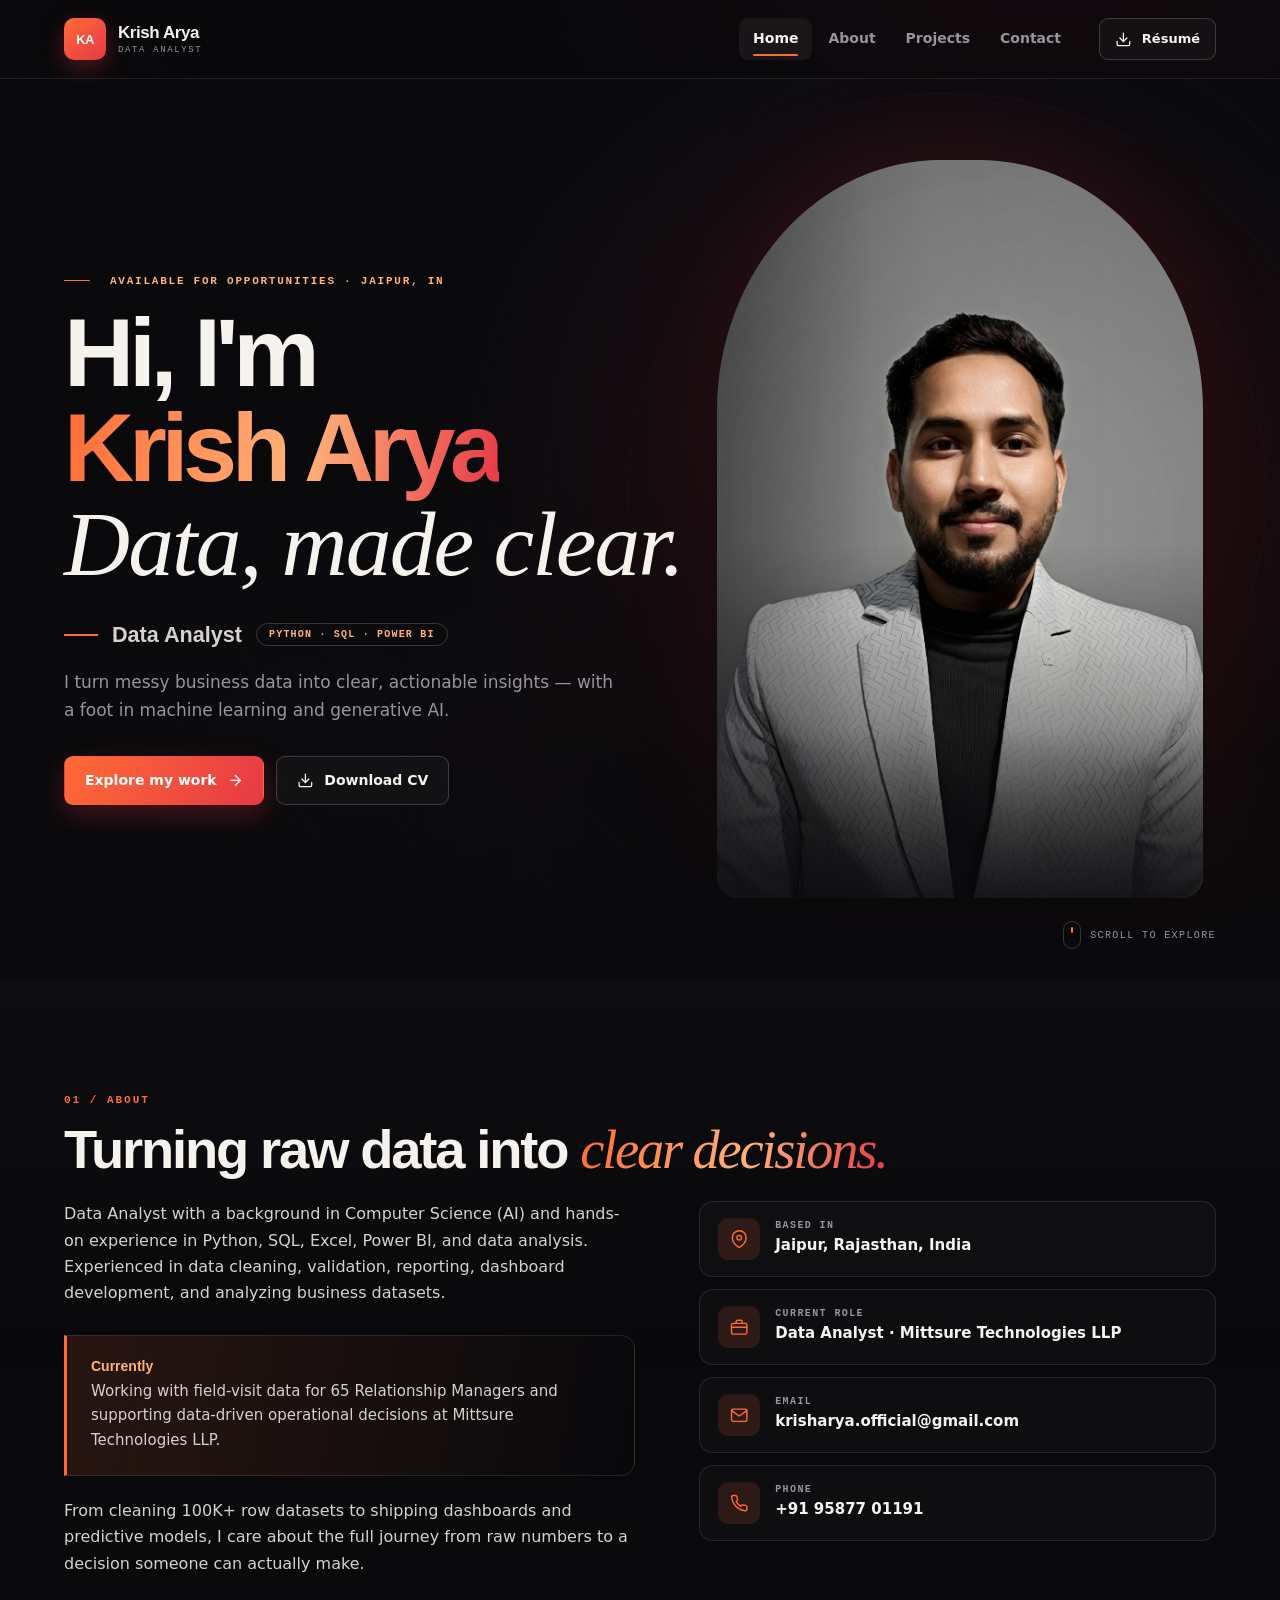
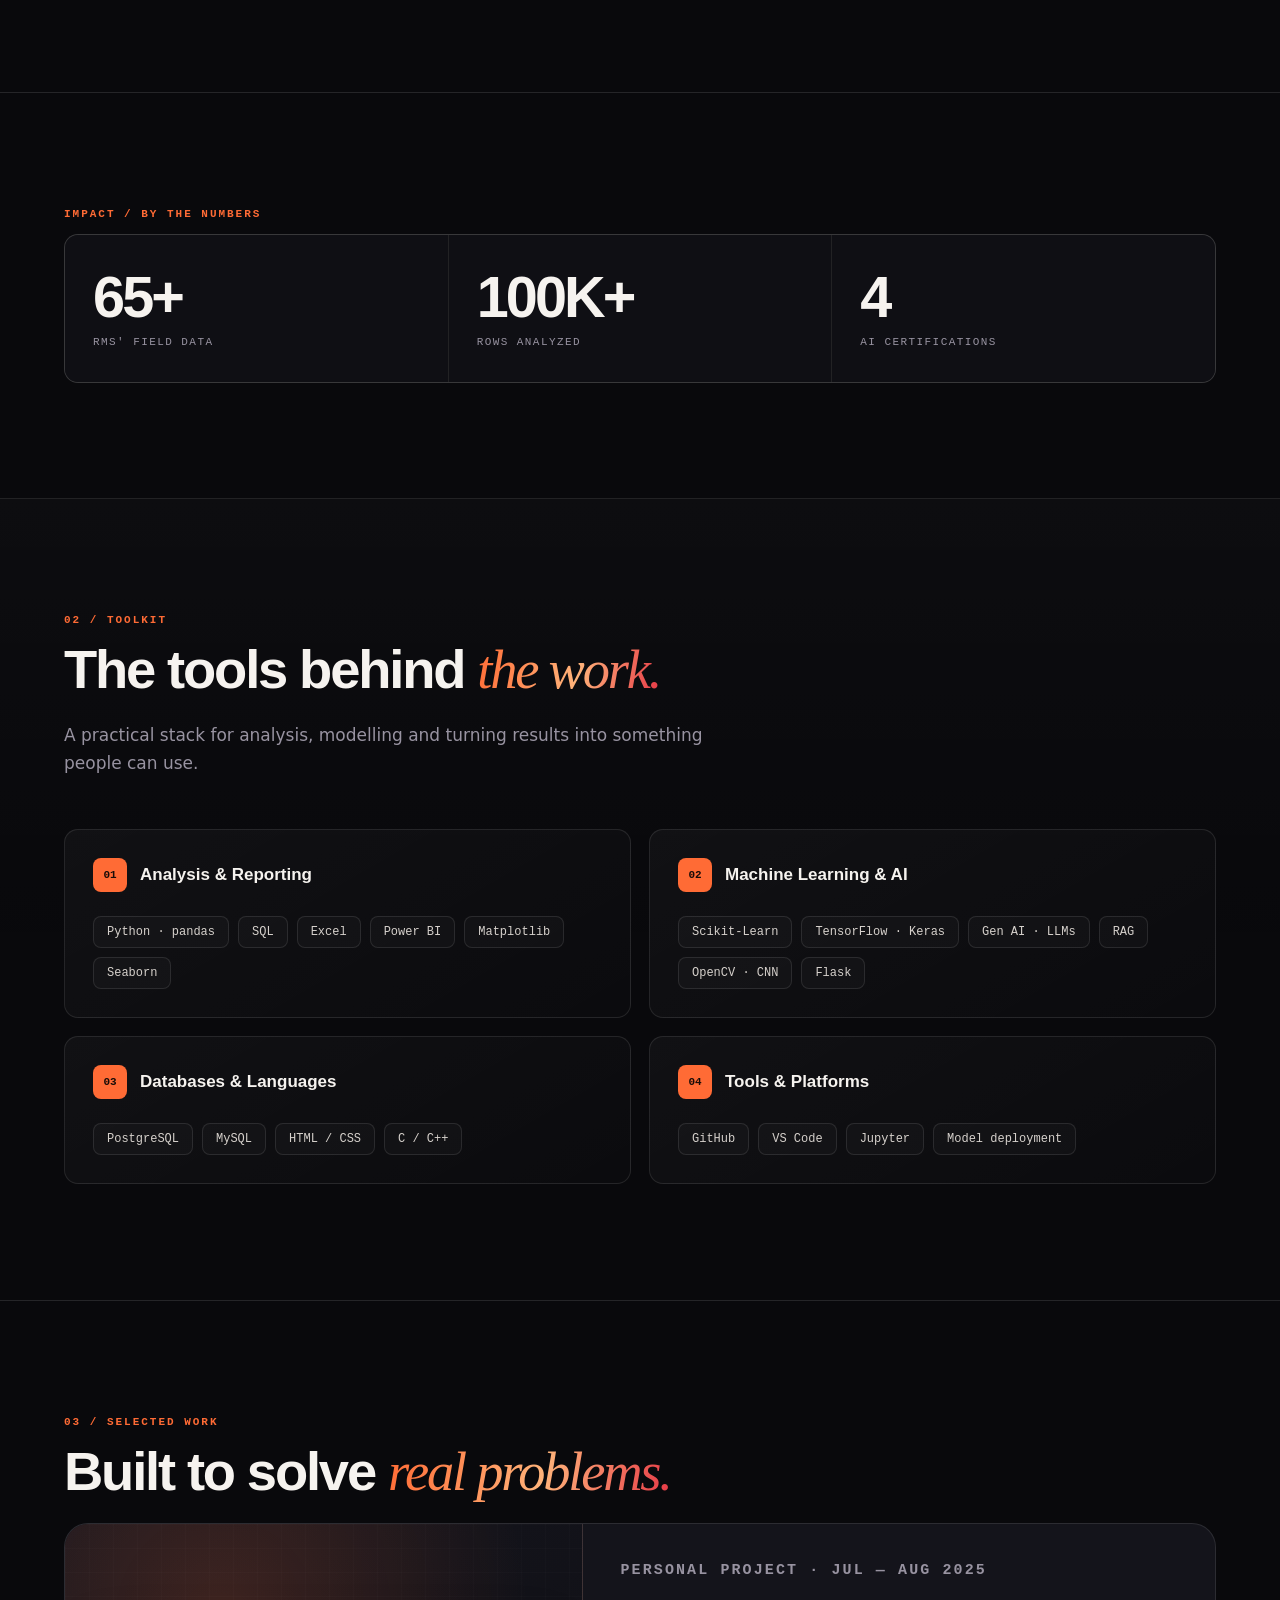
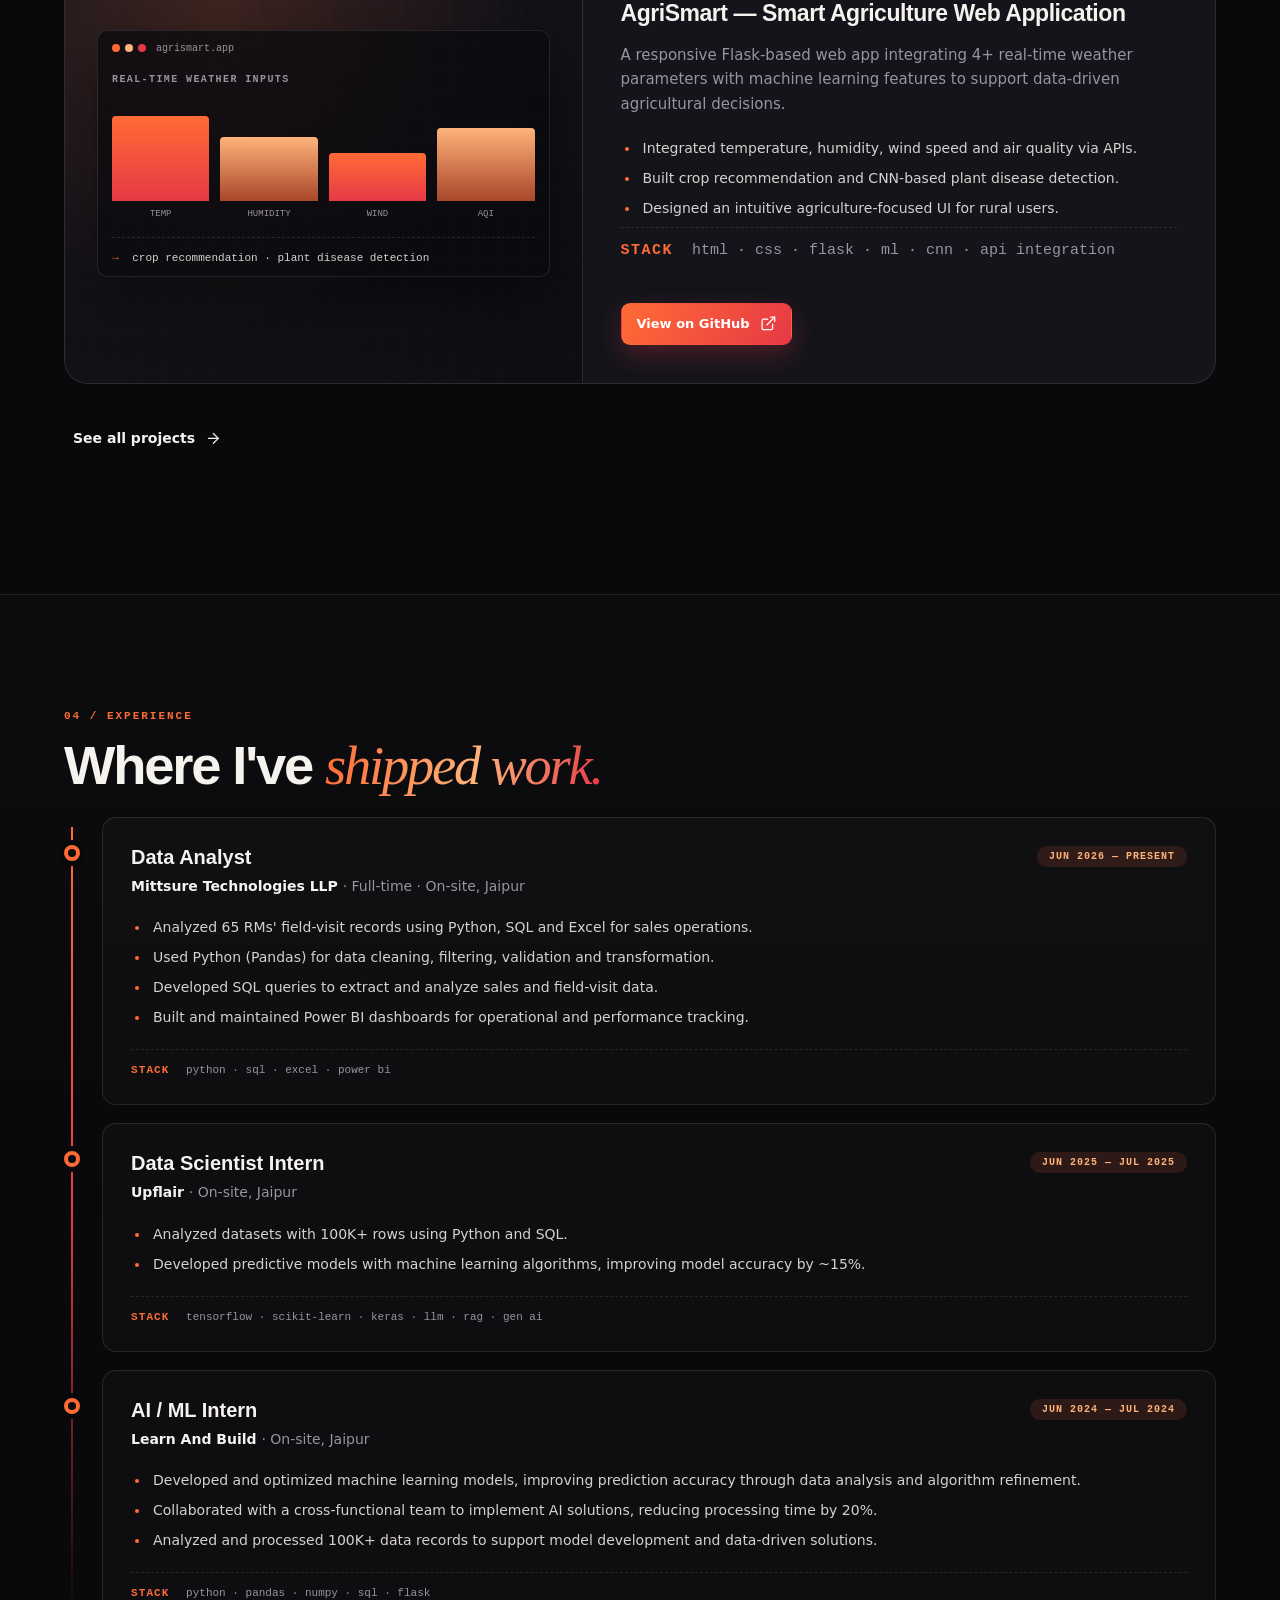
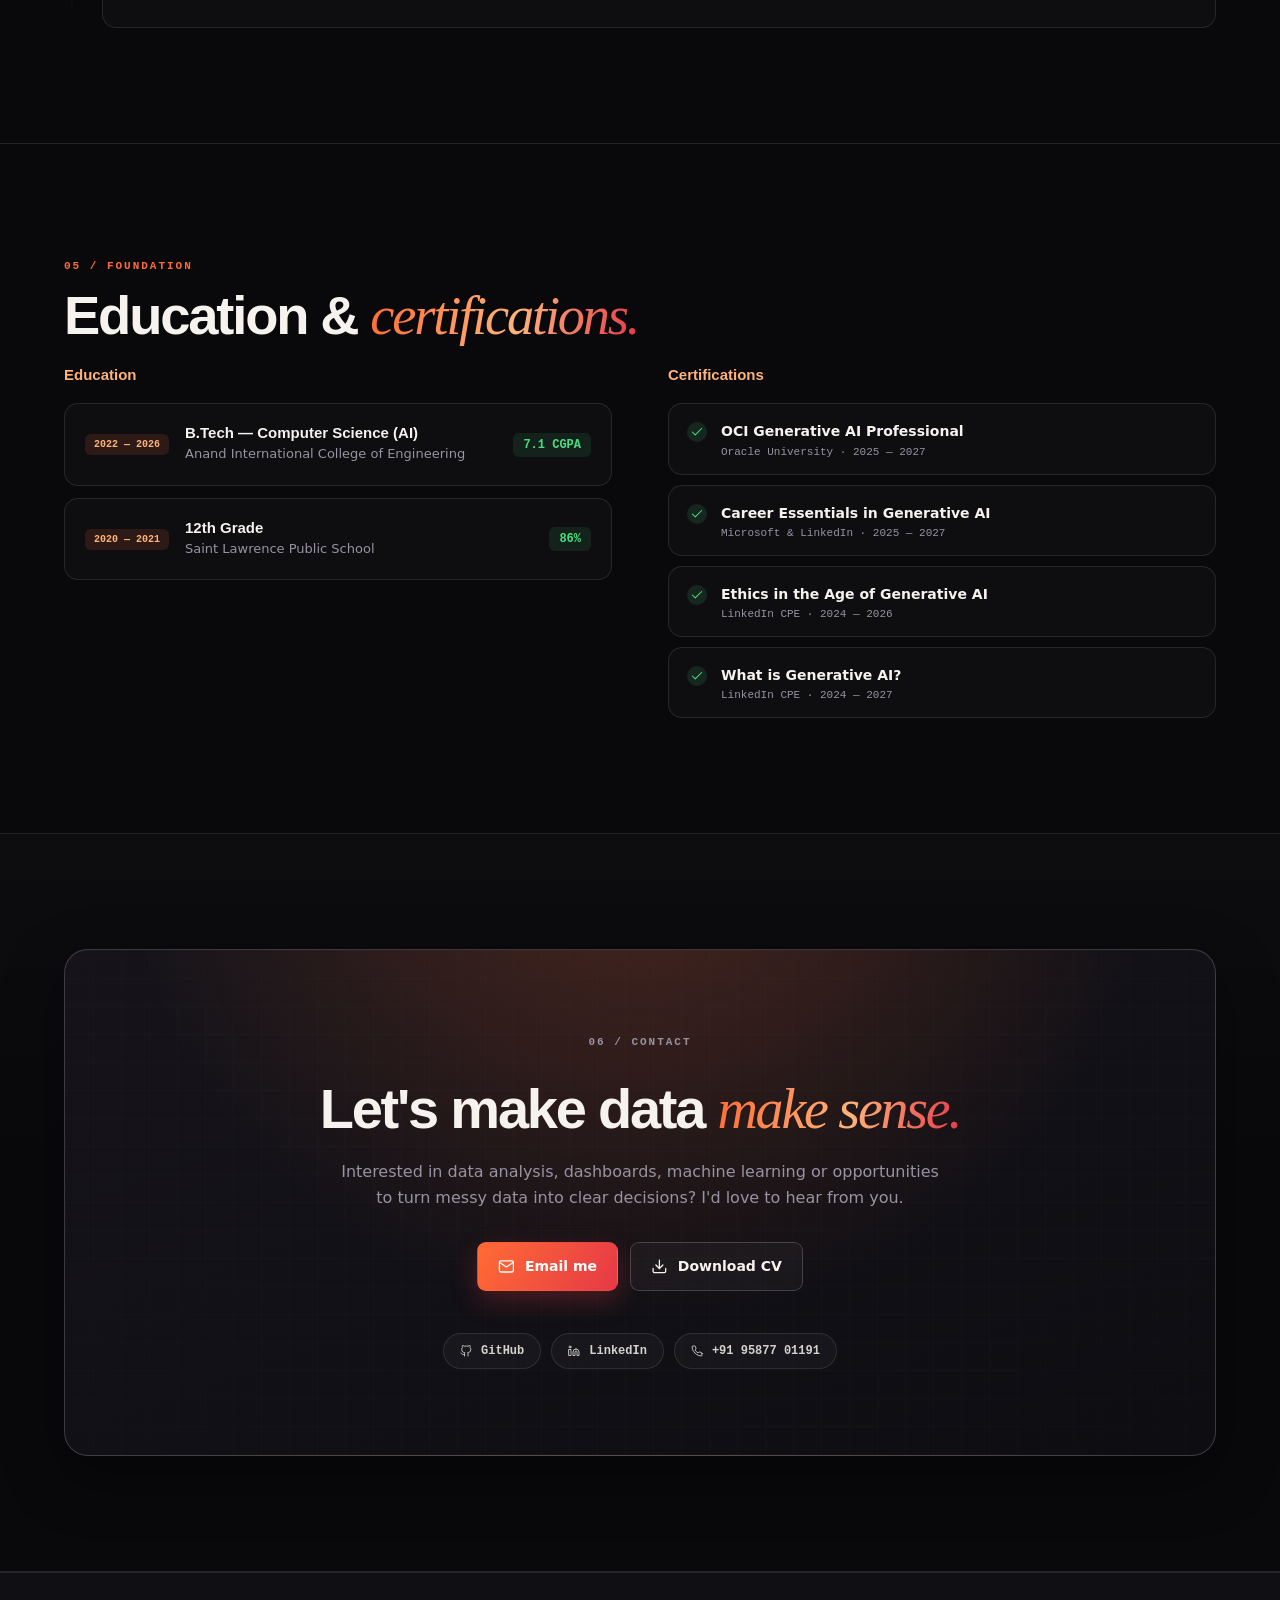
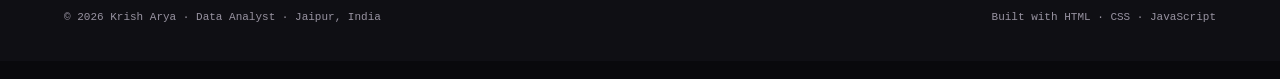
<file: index.html>
<!doctype html>
<html lang="en">
<head>
  <meta charset="utf-8">
  <meta name="viewport" content="width=device-width, initial-scale=1">
  <title>Krish Arya | Data Analyst — Cinematic Portfolio</title>
  <meta name="description" content="Krish Arya is a Data Analyst in Jaipur, India working with Python, SQL, Excel, Power BI, machine learning and generative AI. Explore the work, experience and CV.">
  <meta name="keywords" content="Krish Arya, Data Analyst Jaipur, Python, SQL, Power BI, Pandas, Machine Learning, RAG, LLM, Flask, AgriSmart">
  <meta name="author" content="Krish Arya">
  <meta name="robots" content="index, follow, max-image-preview:large">
  <meta name="theme-color" content="#09090c">
  <meta name="referrer" content="strict-origin-when-cross-origin">
  <meta http-equiv="Content-Security-Policy" content="default-src 'self'; base-uri 'self'; object-src 'none'; frame-src 'none'; form-action 'none'; script-src 'self' 'sha256-47Y7xRUIVXITmosjladRK60OPYEE3BWeBiiCmfU0d8s='; style-src 'self' 'unsafe-inline' https://fonts.googleapis.com; font-src 'self' https://fonts.gstatic.com data:; img-src 'self' data:; connect-src 'self'">
  <meta property="og:type" content="profile">
  <meta property="og:site_name" content="Krish Arya Portfolio">
  <meta property="og:title" content="Krish Arya | Data Analyst">
  <meta property="og:description" content="Turning data into clear, actionable decisions with Python, SQL, Excel and Power BI.">
  <meta property="og:url" content="https://krish-arya01.onrender.com/">
  <meta property="og:image" content="assets/images/Krish_Arya.jpg">
  <meta property="og:locale" content="en_IN">
  <meta name="twitter:card" content="summary_large_image">
  <meta name="twitter:title" content="Krish Arya | Data Analyst">
  <meta name="twitter:description" content="Turning data into clear, actionable decisions with Python, SQL, Excel and Power BI.">
  <meta name="twitter:image" content="assets/images/Krish_Arya.jpg">
  <link rel="icon" type="image/svg+xml" href="assets/favicon.svg">
  <link rel="apple-touch-icon" href="assets/favicon.svg">
  <link rel="preconnect" href="https://fonts.googleapis.com">
  <link rel="preconnect" href="https://fonts.gstatic.com" crossorigin>
  <link href="https://fonts.googleapis.com/css2?family=DM+Sans:wght@400;500;600;700&family=IBM+Plex+Mono:wght@400;500;600&family=Sora:wght@500;600;700;800&display=swap" rel="stylesheet">
  <script type="application/ld+json">
  {
    "@context": "https://schema.org",
    "@type": "Person",
    "name": "Krish Arya",
    "url": "https://krish-arya01.onrender.com/",
    "image": "assets/images/Krish_Arya.jpg",
    "jobTitle": "Data Analyst",
    "description": "Data Analyst with a background in Computer Science (AI), working with Python, SQL, Excel, Power BI, machine learning and generative AI.",
    "email": "mailto:krisharya.official@gmail.com",
    "telephone": "+91-9587701191",
    "address": {"@type": "PostalAddress", "addressLocality": "Jaipur", "addressRegion": "Rajasthan", "addressCountry": "IN"},
    "alumniOf": {"@type": "CollegeOrUniversity", "name": "Anand International College of Engineering"},
    "sameAs": ["https://github.com/KrishArya07", "https://www.linkedin.com/in/krish-arya-60573a318"],
    "knowsAbout": ["Data Analysis", "Python", "SQL", "Pandas", "Power BI", "Excel", "Machine Learning", "TensorFlow", "Scikit-Learn", "Generative AI", "RAG", "LLM", "Flask"]
  }
  </script>
  <script>document.documentElement.classList.add('js-enabled');</script>
  <link rel="stylesheet" href="styles.css">
</head>
<body>

<a class="skip-link" href="#about">Skip to content</a>
<div class="menu-backdrop" id="menu-backdrop" aria-hidden="true"></div>

<svg class="svg-sprite" aria-hidden="true" xmlns="http://www.w3.org/2000/svg">
  <symbol id="i-download" viewBox="0 0 24 24"><path d="M21 15v4a2 2 0 0 1-2 2H5a2 2 0 0 1-2-2v-4"/><polyline points="7,10 12,15 17,10"/><line x1="12" y1="15" x2="12" y2="3"/></symbol>
  <symbol id="i-arrow" viewBox="0 0 24 24"><line x1="5" y1="12" x2="19" y2="12"/><polyline points="12,5 19,12 12,19"/></symbol>
  <symbol id="i-external" viewBox="0 0 24 24"><path d="M18 13v6a2 2 0 0 1-2 2H5a2 2 0 0 1-2-2V8a2 2 0 0 1 2-2h6"/><polyline points="15,3 21,3 21,9"/><line x1="10" y1="14" x2="21" y2="3"/></symbol>
  <symbol id="i-mail" viewBox="0 0 24 24"><path d="M4 4h16c1.1 0 2 .9 2 2v12c0 1.1-.9 2-2 2H4c-1.1 0-2-.9-2-2V6c0-1.1.9-2 2-2z"/><polyline points="22,6 12,13 2,6"/></symbol>
  <symbol id="i-phone" viewBox="0 0 24 24"><path d="M22 16.92v3a2 2 0 0 1-2.18 2 19.79 19.79 0 0 1-8.63-3.07 19.5 19.5 0 0 1-6-6A19.79 19.79 0 0 1 2.12 4.3 2 2 0 0 1 4.11 2h3a2 2 0 0 1 2 1.72c.13.96.4 1.9.7 2.81a2 2 0 0 1-.45 2.11L8.09 9.91a16 16 0 0 0 6 6l1.27-1.27a2 2 0 0 1 2.11-.45c.91.3 1.85.57 2.81.7A2 2 0 0 1 22 16.92z"/></symbol>
  <symbol id="i-pin" viewBox="0 0 24 24"><path d="M21 10c0 7-9 13-9 13s-9-6-9-13a9 9 0 0 1 18 0z"/><circle cx="12" cy="10" r="3"/></symbol>
  <symbol id="i-github" viewBox="0 0 24 24"><path d="M9 19c-5 1.5-5-2.5-7-3m14 6v-3.87a3.37 3.37 0 0 0-.94-2.61c3.14-.35 6.44-1.54 6.44-7A5.44 5.44 0 0 0 20 4.77 5.07 5.07 0 0 0 19.91 1S18.73.65 16 2.48a13.38 13.38 0 0 0-7 0C6.27.65 5.09 1 5.09 1A5.07 5.07 0 0 0 5 4.77a5.44 5.44 0 0 0-1.5 3.78c0 5.42 3.3 6.61 6.44 7A3.37 3.37 0 0 0 9 18.13V22"/></symbol>
  <symbol id="i-linkedin" viewBox="0 0 24 24"><path d="M16 8a6 6 0 0 1 6 6v7h-4v-7a2 2 0 0 0-2-2 2 2 0 0 0-2 2v7h-4v-7a6 6 0 0 1 6-6z"/><path d="M2 9h4v12H2z"/><circle cx="4" cy="4" r="2"/></symbol>
  <symbol id="i-check" viewBox="0 0 24 24"><polyline points="20,6 9,17 4,12"/></symbol>
  <symbol id="i-briefcase" viewBox="0 0 24 24"><rect x="2" y="7" width="20" height="14" rx="2"/><path d="M8 7V5a2 2 0 0 1 2-2h4a2 2 0 0 1 2 2v2"/><line x1="2" y1="12" x2="22" y2="12"/></symbol>
  <symbol id="i-up" viewBox="0 0 24 24"><line x1="12" y1="19" x2="12" y2="5"/><polyline points="5,12 12,5 19,12"/></symbol>
</svg>

<header class="site-header">
  <nav class="wrap nav" aria-label="Main navigation">
    <a class="logo" href="index.html">
      <span class="logo-mark">KA</span>
      <span class="logo-text">Krish Arya<small>DATA ANALYST</small></span>
    </a>

    <button class="menu-toggle" id="menu-toggle" type="button" aria-label="Open navigation menu" aria-expanded="false" aria-controls="nav-links">
      <span aria-hidden="true">☰</span>
    </button>

    <ul class="nav-links" id="nav-links">
      <li><a href="index.html">Home</a></li>
      <li><a href="about.html">About</a></li>
      <li><a href="projects.html">Projects</a></li>
      <li><a href="contact.html">Contact</a></li>
    </ul>

    <a class="btn btn-outline btn-sm nav-cta" href="assets/cv/Krish_Arya_CV.pdf" download>
      <svg class="icon" aria-hidden="true"><use href="#i-download"></use></svg> Résumé
    </a>
  </nav>
  <div class="scroll-progress" id="scroll-progress" aria-hidden="true"></div>
</header>

<main id="top">

  <!-- Cinematic scroll-driven hero -->
  <section class="cinema" aria-label="Introduction">
    <div class="cinema-stage">
      <div class="cinema-bg" aria-hidden="true"></div>
      <div class="cinema-rings" aria-hidden="true"></div>

      <div class="cinema-portrait">
        <img src="assets/images/Krish_Arya.jpg" alt="Portrait of Krish Arya" fetchpriority="high">
      </div>

      <div class="cinema-vignette" aria-hidden="true"></div>

      <div class="cinema-content">
        <div class="wrap">
          <div class="cinema-copy">
            <p class="eyebrow"><span class="pulse" aria-hidden="true"></span> Available for opportunities · Jaipur, IN</p>
            <h1>Hi, I'm <span class="gradient-text">Krish Arya</span> <span class="serif">Data, made clear.</span></h1>
            <p class="cinema-role"><span class="bar" aria-hidden="true"></span> Data Analyst <span class="tag">PYTHON · SQL · POWER BI</span></p>
            <p class="cinema-lead">I turn messy business data into clear, actionable insights — with a foot in machine learning and generative AI.</p>
            <div class="cinema-actions">
              <a class="btn btn-primary" href="projects.html">Explore my work <svg class="icon" aria-hidden="true"><use href="#i-arrow"></use></svg></a>
              <a class="btn btn-outline" href="assets/cv/Krish_Arya_CV.pdf" download><svg class="icon" aria-hidden="true"><use href="#i-download"></use></svg> Download CV</a>
            </div>
          </div>
        </div>
      </div>

      <div class="cinema-meta wrap" aria-hidden="true">
        <div class="scroll-cue"><i></i> SCROLL TO EXPLORE</div>
      </div>
    </div>
  </section>

  <!-- About -->
  <section class="section section-tint" id="about">
    <div class="wrap">
      <p class="kicker reveal">01 / About</p>
      <h2 class="section-title reveal" style="--delay:.06s">Turning raw data into <span class="serif gradient-text">clear decisions.</span></h2>
      <div class="split">
        <div class="prose reveal" style="--delay:.12s">
          <p>Data Analyst with a background in Computer Science (AI) and hands-on experience in Python, SQL, Excel, Power BI, and data analysis. Experienced in data cleaning, validation, reporting, dashboard development, and analyzing business datasets.</p>
          <div class="callout">
            <strong>Currently</strong>
            <p>Working with field-visit data for 65 Relationship Managers and supporting data-driven operational decisions at Mittsure Technologies LLP.</p>
          </div>
          <p style="margin-top:22px">From cleaning 100K+ row datasets to shipping dashboards and predictive models, I care about the full journey from raw numbers to a decision someone can actually make.</p>
        </div>
        <div class="info-grid reveal" style="--delay:.18s">
          <div class="info"><span class="info-icon"><svg class="icon" aria-hidden="true"><use href="#i-pin"></use></svg></span><span><small>BASED IN</small><strong>Jaipur, Rajasthan, India</strong></span></div>
          <div class="info"><span class="info-icon"><svg class="icon" aria-hidden="true"><use href="#i-briefcase"></use></svg></span><span><small>CURRENT ROLE</small><strong>Data Analyst · Mittsure Technologies LLP</strong></span></div>
          <div class="info"><span class="info-icon"><svg class="icon" aria-hidden="true"><use href="#i-mail"></use></svg></span><span><small>EMAIL</small><strong><a href="mailto:krisharya.official@gmail.com">krisharya.official@gmail.com</a></strong></span></div>
          <div class="info"><span class="info-icon"><svg class="icon" aria-hidden="true"><use href="#i-phone"></use></svg></span><span><small>PHONE</small><strong><a href="tel:+919587701191">+91 95877 01191</a></strong></span></div>
        </div>
      </div>
    </div>
  </section>

  <!-- Stats -->
  <section class="section" aria-label="Impact at a glance">
    <div class="wrap">
      <p class="kicker reveal">Impact / by the numbers</p>
      <div class="stats">
        <div class="stat reveal"><strong data-count="65" data-suffix="+">65+</strong><span>RMs' field data</span></div>
        <div class="stat reveal"><strong data-count="100" data-suffix="K+">100K+</strong><span>rows analyzed</span></div>
        <div class="stat reveal"><strong data-count="4">4</strong><span>AI certifications</span></div>
      </div>
    </div>
  </section>

  <!-- Skills -->
  <section class="section section-tint" id="skills">
    <div class="wrap">
      <p class="kicker reveal">02 / Toolkit</p>
      <h2 class="section-title reveal" style="--delay:.06s">The tools behind <span class="serif gradient-text">the work.</span></h2>
      <p class="section-intro reveal" style="--delay:.1s">A practical stack for analysis, modelling and turning results into something people can use.</p>
      <div class="skill-grid">
        <article class="skill-group reveal">
          <div class="skill-head"><span class="skill-index">01</span><h3>Analysis &amp; Reporting</h3></div>
          <ul class="chips"><li>Python · pandas</li><li>SQL</li><li>Excel</li><li>Power BI</li><li>Matplotlib</li><li>Seaborn</li></ul>
        </article>
        <article class="skill-group reveal">
          <div class="skill-head"><span class="skill-index">02</span><h3>Machine Learning &amp; AI</h3></div>
          <ul class="chips"><li>Scikit-Learn</li><li>TensorFlow · Keras</li><li>Gen AI · LLMs</li><li>RAG</li><li>OpenCV · CNN</li><li>Flask</li></ul>
        </article>
        <article class="skill-group reveal">
          <div class="skill-head"><span class="skill-index">03</span><h3>Databases &amp; Languages</h3></div>
          <ul class="chips"><li>PostgreSQL</li><li>MySQL</li><li>HTML / CSS</li><li>C / C++</li></ul>
        </article>
        <article class="skill-group reveal">
          <div class="skill-head"><span class="skill-index">04</span><h3>Tools &amp; Platforms</h3></div>
          <ul class="chips"><li>GitHub</li><li>VS Code</li><li>Jupyter</li><li>Model deployment</li></ul>
        </article>
      </div>
    </div>
  </section>

  <!-- Featured project -->
  <section class="section" id="projects">
    <div class="wrap">
      <p class="kicker reveal">03 / Selected work</p>
      <h2 class="section-title reveal" style="--delay:.06s">Built to solve <span class="serif gradient-text">real problems.</span></h2>
      <div class="project-card reveal">
        <div class="project-visual">
          <div class="window">
            <div class="window-top"><span class="dots" aria-hidden="true"><i></i><i></i><i></i></span><span class="window-url">agrismart.app</span></div>
            <p class="metric-title">REAL-TIME WEATHER INPUTS</p>
            <div class="metric-bars" aria-hidden="true">
              <div><span style="--v:72%"></span><small>TEMP</small></div>
              <div><span style="--v:54%"></span><small>HUMIDITY</small></div>
              <div><span style="--v:40%"></span><small>WIND</small></div>
              <div><span style="--v:62%"></span><small>AQI</small></div>
            </div>
            <div class="metric-out"><b>→</b> crop recommendation · plant disease detection</div>
          </div>
        </div>
        <div class="project-body">
          <p class="badge">Personal project · Jul — Aug 2025</p>
          <h3>AgriSmart — Smart Agriculture Web Application</h3>
          <p>A responsive Flask-based web app integrating 4+ real-time weather parameters with machine learning features to support data-driven agricultural decisions.</p>
          <ul>
            <li>Integrated temperature, humidity, wind speed and air quality via APIs.</li>
            <li>Built crop recommendation and CNN-based plant disease detection.</li>
            <li>Designed an intuitive agriculture-focused UI for rural users.</li>
          </ul>
          <p class="stack-line"><b>STACK</b> html · css · flask · ml · cnn · api integration</p>
          <a class="btn btn-primary btn-sm" href="https://github.com/Akshatjangid/AgriSmart" target="_blank" rel="noopener noreferrer">View on GitHub <svg class="icon" aria-hidden="true"><use href="#i-external"></use></svg></a>
        </div>
      </div>
      <p style="margin-top:30px"><a class="btn btn-ghost" href="projects.html">See all projects <svg class="icon" aria-hidden="true"><use href="#i-arrow"></use></svg></a></p>
    </div>
  </section>

  <!-- Experience -->
  <section class="section section-tint" id="experience">
    <div class="wrap">
      <p class="kicker reveal">04 / Experience</p>
      <h2 class="section-title reveal" style="--delay:.06s">Where I've <span class="serif gradient-text">shipped work.</span></h2>
      <div class="timeline">
        <article class="job reveal">
          <span class="job-dot" aria-hidden="true"></span>
          <div class="job-card">
            <div class="job-top"><h3>Data Analyst</h3><span class="date">JUN 2026 — PRESENT</span></div>
            <p class="company">Mittsure Technologies LLP <span>· Full-time · On-site, Jaipur</span></p>
            <ul>
              <li>Analyzed 65 RMs' field-visit records using Python, SQL and Excel for sales operations.</li>
              <li>Used Python (Pandas) for data cleaning, filtering, validation and transformation.</li>
              <li>Developed SQL queries to extract and analyze sales and field-visit data.</li>
              <li>Built and maintained Power BI dashboards for operational and performance tracking.</li>
            </ul>
            <p class="stack-line"><b>STACK</b> python · sql · excel · power bi</p>
          </div>
        </article>
        <article class="job reveal">
          <span class="job-dot" aria-hidden="true"></span>
          <div class="job-card">
            <div class="job-top"><h3>Data Scientist Intern</h3><span class="date">JUN 2025 — JUL 2025</span></div>
            <p class="company">Upflair <span>· On-site, Jaipur</span></p>
            <ul>
              <li>Analyzed datasets with 100K+ rows using Python and SQL.</li>
              <li>Developed predictive models with machine learning algorithms, improving model accuracy by ~15%.</li>
            </ul>
            <p class="stack-line"><b>STACK</b> tensorflow · scikit-learn · keras · llm · rag · gen ai</p>
          </div>
        </article>
        <article class="job reveal">
          <span class="job-dot" aria-hidden="true"></span>
          <div class="job-card">
            <div class="job-top"><h3>AI / ML Intern</h3><span class="date">JUN 2024 — JUL 2024</span></div>
            <p class="company">Learn And Build <span>· On-site, Jaipur</span></p>
            <ul>
              <li>Developed and optimized machine learning models, improving prediction accuracy through data analysis and algorithm refinement.</li>
              <li>Collaborated with a cross-functional team to implement AI solutions, reducing processing time by 20%.</li>
              <li>Analyzed and processed 100K+ data records to support model development and data-driven solutions.</li>
            </ul>
            <p class="stack-line"><b>STACK</b> python · pandas · numpy · sql · flask</p>
          </div>
        </article>
      </div>
    </div>
  </section>

  <!-- Foundation -->
  <section class="section" id="education">
    <div class="wrap">
      <p class="kicker reveal">05 / Foundation</p>
      <h2 class="section-title reveal" style="--delay:.06s">Education &amp; <span class="serif gradient-text">certifications.</span></h2>
      <div class="foundation">
        <div>
          <h3 class="subhead">Education</h3>
          <div class="edu-card reveal">
            <span class="year">2022 — 2026</span>
            <div><h4>B.Tech — Computer Science (AI)</h4><p>Anand International College of Engineering</p></div>
            <span class="score">7.1 CGPA</span>
          </div>
          <div class="edu-card reveal">
            <span class="year">2020 — 2021</span>
            <div><h4>12th Grade</h4><p>Saint Lawrence Public School</p></div>
            <span class="score">86%</span>
          </div>
        </div>
        <div>
          <h3 class="subhead">Certifications</h3>
          <ul class="cert-list">
            <li class="reveal"><svg class="icon" aria-hidden="true"><use href="#i-check"></use></svg><span><strong>OCI Generative AI Professional</strong><small>Oracle University · 2025 — 2027</small></span></li>
            <li class="reveal"><svg class="icon" aria-hidden="true"><use href="#i-check"></use></svg><span><strong>Career Essentials in Generative AI</strong><small>Microsoft &amp; LinkedIn · 2025 — 2027</small></span></li>
            <li class="reveal"><svg class="icon" aria-hidden="true"><use href="#i-check"></use></svg><span><strong>Ethics in the Age of Generative AI</strong><small>LinkedIn CPE · 2024 — 2026</small></span></li>
            <li class="reveal"><svg class="icon" aria-hidden="true"><use href="#i-check"></use></svg><span><strong>What is Generative AI?</strong><small>LinkedIn CPE · 2024 — 2027</small></span></li>
          </ul>
        </div>
      </div>
    </div>
  </section>

  <!-- Contact -->
  <section class="section section-tint" id="contact">
    <div class="wrap">
      <div class="contact-panel reveal">
        <p class="kicker">06 / Contact</p>
        <h2>Let's make data <span class="serif gradient-text">make sense.</span></h2>
        <p>Interested in data analysis, dashboards, machine learning or opportunities to turn messy data into clear decisions? I'd love to hear from you.</p>
        <div class="contact-actions">
          <a class="btn btn-primary" href="mailto:krisharya.official@gmail.com"><svg class="icon" aria-hidden="true"><use href="#i-mail"></use></svg> Email me</a>
          <a class="btn btn-outline" href="assets/cv/Krish_Arya_CV.pdf" download><svg class="icon" aria-hidden="true"><use href="#i-download"></use></svg> Download CV</a>
        </div>
        <div class="social-row">
          <a href="https://github.com/KrishArya07" target="_blank" rel="noopener noreferrer"><svg class="icon" aria-hidden="true"><use href="#i-github"></use></svg> GitHub</a>
          <a href="https://www.linkedin.com/in/krish-arya-60573a318" target="_blank" rel="noopener noreferrer"><svg class="icon" aria-hidden="true"><use href="#i-linkedin"></use></svg> LinkedIn</a>
          <a href="tel:+919587701191"><svg class="icon" aria-hidden="true"><use href="#i-phone"></use></svg> +91 95877 01191</a>
        </div>
      </div>
    </div>
  </section>

</main>

<footer>
  <div class="wrap footer-inner">
    <span>© <span id="year">2026</span> Krish Arya · Data Analyst · Jaipur, India</span>
    <span>Built with HTML · CSS · JavaScript</span>
  </div>
</footer>

<a class="backtop" id="backtop" href="#top" aria-label="Back to top"><svg class="icon" aria-hidden="true"><use href="#i-up"></use></svg></a>

<script src="script.js"></script>
</body>
</html>
</file>
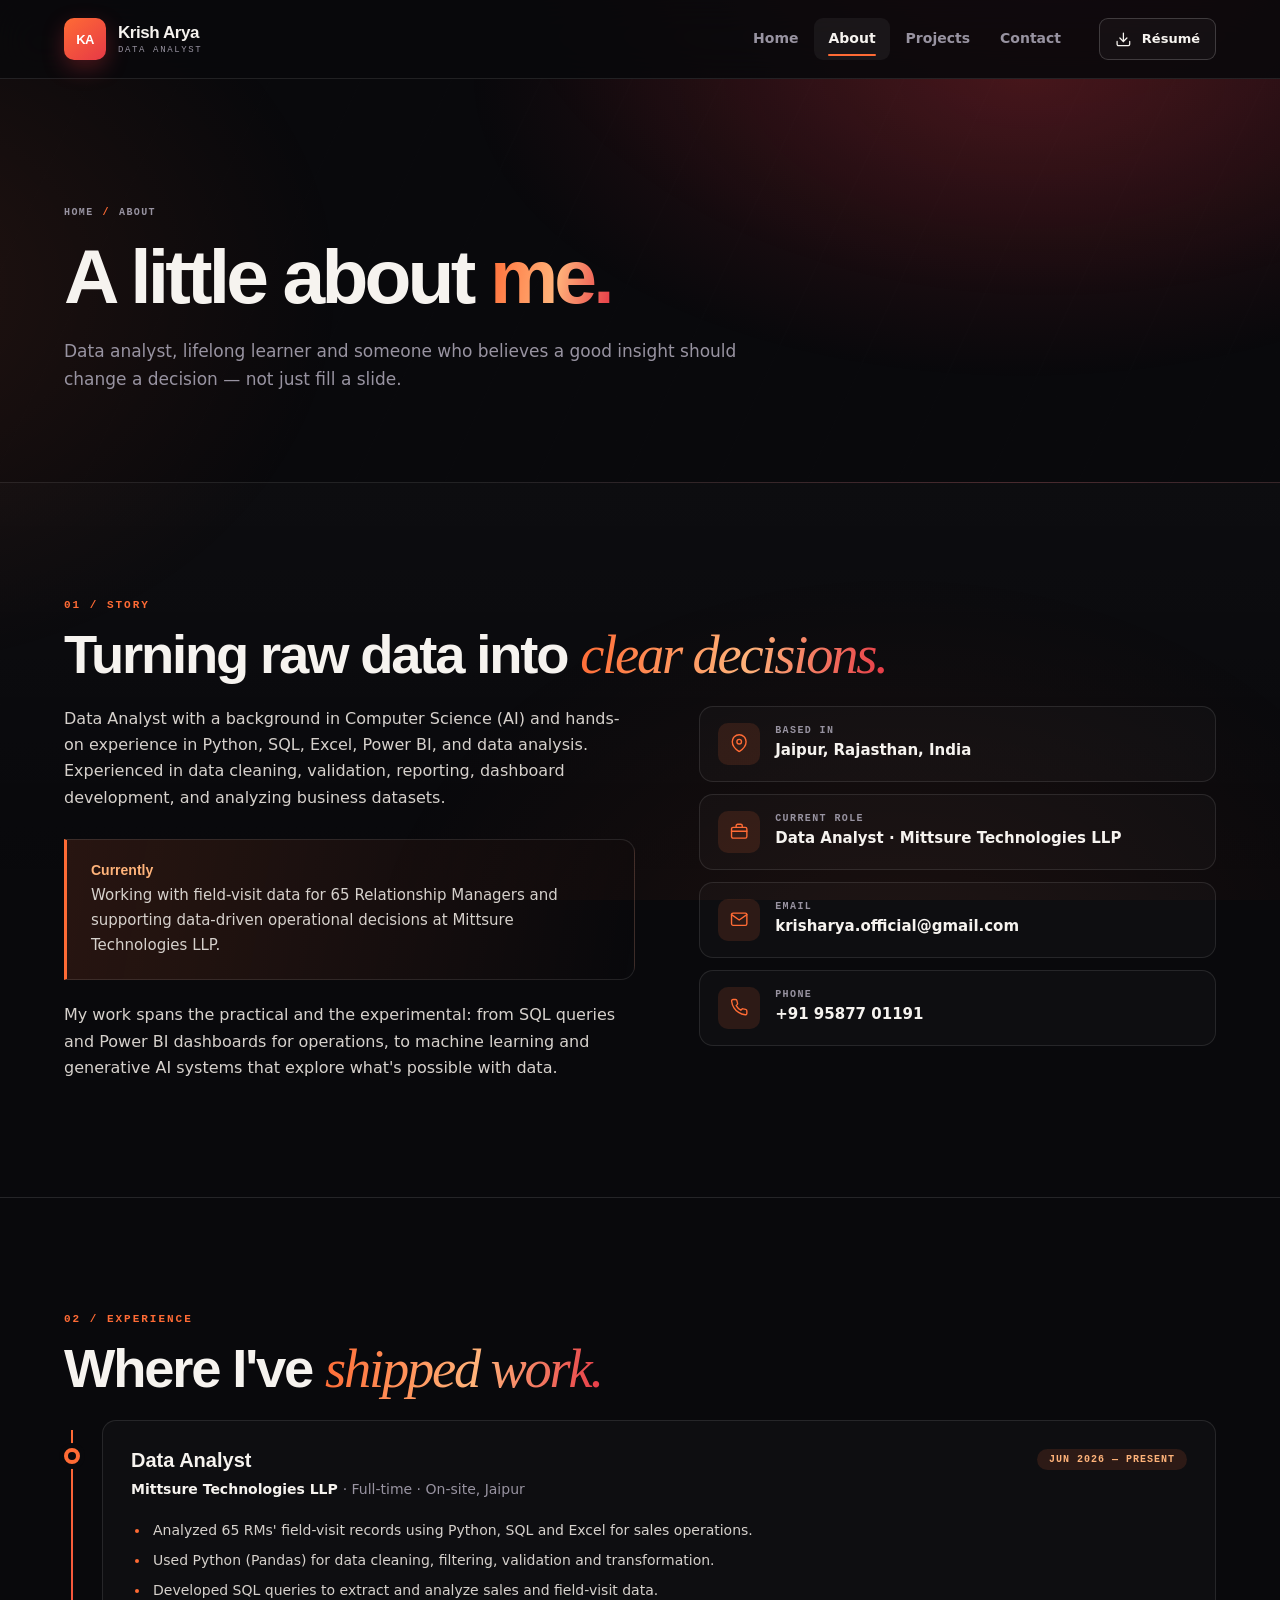
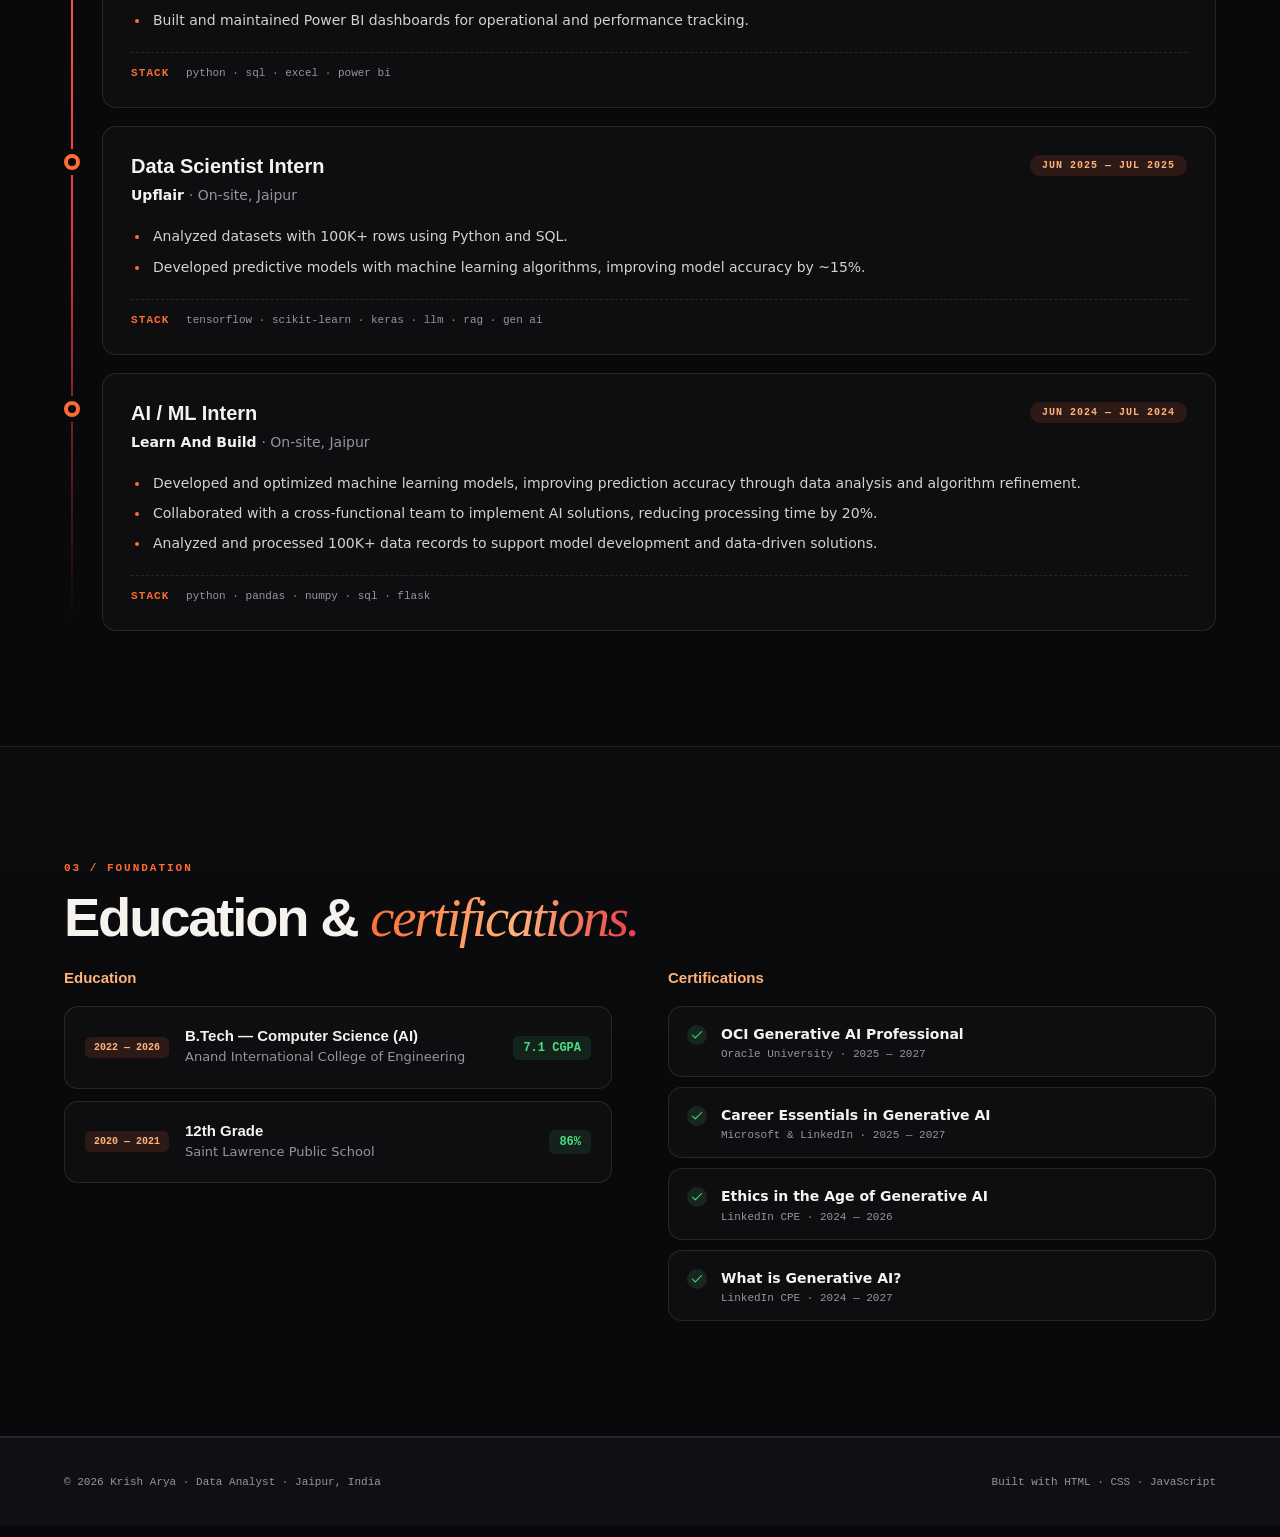
<file: about.html>
<!doctype html>
<html lang="en">
<head>
  <meta charset="utf-8">
  <meta name="viewport" content="width=device-width, initial-scale=1">
  <title>About | Krish Arya — Data Analyst</title>
  <meta name="description" content="About Krish Arya: data analyst in Jaipur with a Computer Science (AI) background, experience, education and certifications.">
  <meta name="robots" content="index, follow">
  <meta name="theme-color" content="#09090c">
  <meta name="referrer" content="strict-origin-when-cross-origin">
  <meta http-equiv="Content-Security-Policy" content="default-src 'self'; base-uri 'self'; object-src 'none'; frame-src 'none'; form-action 'none'; script-src 'self' 'sha256-47Y7xRUIVXITmosjladRK60OPYEE3BWeBiiCmfU0d8s='; style-src 'self' 'unsafe-inline' https://fonts.googleapis.com; font-src 'self' https://fonts.gstatic.com data:; img-src 'self' data:; connect-src 'self'">
  <meta property="og:title" content="About | Krish Arya">
  <meta property="og:description" content="Data analyst turning raw data into clear decisions.">
  <meta property="og:url" content="https://krish-arya01.onrender.com/about.html">
  <meta property="og:image" content="assets/images/Krish_Arya.jpg">
  <link rel="icon" type="image/svg+xml" href="assets/favicon.svg">
  <link rel="preconnect" href="https://fonts.googleapis.com">
  <link rel="preconnect" href="https://fonts.gstatic.com" crossorigin>
  <link href="https://fonts.googleapis.com/css2?family=DM+Sans:wght@400;500;600;700&family=IBM+Plex+Mono:wght@400;500;600&family=Sora:wght@500;600;700;800&display=swap" rel="stylesheet">
  <script>document.documentElement.classList.add('js-enabled');</script>
  <link rel="stylesheet" href="styles.css">
</head>
<body>

<a class="skip-link" href="#story">Skip to content</a>
<div class="menu-backdrop" id="menu-backdrop" aria-hidden="true"></div>

<svg class="svg-sprite" aria-hidden="true" xmlns="http://www.w3.org/2000/svg">
  <symbol id="i-download" viewBox="0 0 24 24"><path d="M21 15v4a2 2 0 0 1-2 2H5a2 2 0 0 1-2-2v-4"/><polyline points="7,10 12,15 17,10"/><line x1="12" y1="15" x2="12" y2="3"/></symbol>
  <symbol id="i-arrow" viewBox="0 0 24 24"><line x1="5" y1="12" x2="19" y2="12"/><polyline points="12,5 19,12 12,19"/></symbol>
  <symbol id="i-mail" viewBox="0 0 24 24"><path d="M4 4h16c1.1 0 2 .9 2 2v12c0 1.1-.9 2-2 2H4c-1.1 0-2-.9-2-2V6c0-1.1.9-2 2-2z"/><polyline points="22,6 12,13 2,6"/></symbol>
  <symbol id="i-phone" viewBox="0 0 24 24"><path d="M22 16.92v3a2 2 0 0 1-2.18 2 19.79 19.79 0 0 1-8.63-3.07 19.5 19.5 0 0 1-6-6A19.79 19.79 0 0 1 2.12 4.3 2 2 0 0 1 4.11 2h3a2 2 0 0 1 2 1.72c.13.96.4 1.9.7 2.81a2 2 0 0 1-.45 2.11L8.09 9.91a16 16 0 0 0 6 6l1.27-1.27a2 2 0 0 1 2.11-.45c.91.3 1.85.57 2.81.7A2 2 0 0 1 22 16.92z"/></symbol>
  <symbol id="i-pin" viewBox="0 0 24 24"><path d="M21 10c0 7-9 13-9 13s-9-6-9-13a9 9 0 0 1 18 0z"/><circle cx="12" cy="10" r="3"/></symbol>
  <symbol id="i-briefcase" viewBox="0 0 24 24"><rect x="2" y="7" width="20" height="14" rx="2"/><path d="M8 7V5a2 2 0 0 1 2-2h4a2 2 0 0 1 2 2v2"/><line x1="2" y1="12" x2="22" y2="12"/></symbol>
  <symbol id="i-check" viewBox="0 0 24 24"><polyline points="20,6 9,17 4,12"/></symbol>
  <symbol id="i-up" viewBox="0 0 24 24"><line x1="12" y1="19" x2="12" y2="5"/><polyline points="5,12 12,5 19,12"/></symbol>
</svg>

<header class="site-header">
  <nav class="wrap nav" aria-label="Main navigation">
    <a class="logo" href="index.html">
      <span class="logo-mark">KA</span>
      <span class="logo-text">Krish Arya<small>DATA ANALYST</small></span>
    </a>
    <button class="menu-toggle" id="menu-toggle" type="button" aria-label="Open navigation menu" aria-expanded="false" aria-controls="nav-links"><span aria-hidden="true">☰</span></button>
    <ul class="nav-links" id="nav-links">
      <li><a href="index.html">Home</a></li>
      <li><a href="about.html">About</a></li>
      <li><a href="projects.html">Projects</a></li>
      <li><a href="contact.html">Contact</a></li>
    </ul>
    <a class="btn btn-outline btn-sm nav-cta" href="assets/cv/Krish_Arya_CV.pdf" download>
      <svg class="icon" aria-hidden="true"><use href="#i-download"></use></svg> Résumé
    </a>
  </nav>
  <div class="scroll-progress" id="scroll-progress" aria-hidden="true"></div>
</header>

<main id="top">

  <section class="page-hero">
    <div class="wrap">
      <div class="crumbs"><a href="index.html">HOME</a><i>/</i> ABOUT</div>
      <h1>A little about <span class="gradient-text">me.</span></h1>
      <p>Data analyst, lifelong learner and someone who believes a good insight should change a decision — not just fill a slide.</p>
    </div>
  </section>

  <section class="section section-tint" id="story">
    <div class="wrap">
      <p class="kicker reveal">01 / Story</p>
      <h2 class="section-title reveal" style="--delay:.06s">Turning raw data into <span class="serif gradient-text">clear decisions.</span></h2>
      <div class="split">
        <div class="prose reveal" style="--delay:.12s">
          <p>Data Analyst with a background in Computer Science (AI) and hands-on experience in Python, SQL, Excel, Power BI, and data analysis. Experienced in data cleaning, validation, reporting, dashboard development, and analyzing business datasets.</p>
          <div class="callout">
            <strong>Currently</strong>
            <p>Working with field-visit data for 65 Relationship Managers and supporting data-driven operational decisions at Mittsure Technologies LLP.</p>
          </div>
          <p style="margin-top:22px">My work spans the practical and the experimental: from SQL queries and Power BI dashboards for operations, to machine learning and generative AI systems that explore what's possible with data.</p>
        </div>
        <div class="info-grid reveal" style="--delay:.18s">
          <div class="info"><span class="info-icon"><svg class="icon" aria-hidden="true"><use href="#i-pin"></use></svg></span><span><small>BASED IN</small><strong>Jaipur, Rajasthan, India</strong></span></div>
          <div class="info"><span class="info-icon"><svg class="icon" aria-hidden="true"><use href="#i-briefcase"></use></svg></span><span><small>CURRENT ROLE</small><strong>Data Analyst · Mittsure Technologies LLP</strong></span></div>
          <div class="info"><span class="info-icon"><svg class="icon" aria-hidden="true"><use href="#i-mail"></use></svg></span><span><small>EMAIL</small><strong><a href="mailto:krisharya.official@gmail.com">krisharya.official@gmail.com</a></strong></span></div>
          <div class="info"><span class="info-icon"><svg class="icon" aria-hidden="true"><use href="#i-phone"></use></svg></span><span><small>PHONE</small><strong><a href="tel:+919587701191">+91 95877 01191</a></strong></span></div>
        </div>
      </div>
    </div>
  </section>

  <section class="section" id="experience">
    <div class="wrap">
      <p class="kicker reveal">02 / Experience</p>
      <h2 class="section-title reveal" style="--delay:.06s">Where I've <span class="serif gradient-text">shipped work.</span></h2>
      <div class="timeline">
        <article class="job reveal">
          <span class="job-dot" aria-hidden="true"></span>
          <div class="job-card">
            <div class="job-top"><h3>Data Analyst</h3><span class="date">JUN 2026 — PRESENT</span></div>
            <p class="company">Mittsure Technologies LLP <span>· Full-time · On-site, Jaipur</span></p>
            <ul>
              <li>Analyzed 65 RMs' field-visit records using Python, SQL and Excel for sales operations.</li>
              <li>Used Python (Pandas) for data cleaning, filtering, validation and transformation.</li>
              <li>Developed SQL queries to extract and analyze sales and field-visit data.</li>
              <li>Built and maintained Power BI dashboards for operational and performance tracking.</li>
            </ul>
            <p class="stack-line"><b>STACK</b> python · sql · excel · power bi</p>
          </div>
        </article>
        <article class="job reveal">
          <span class="job-dot" aria-hidden="true"></span>
          <div class="job-card">
            <div class="job-top"><h3>Data Scientist Intern</h3><span class="date">JUN 2025 — JUL 2025</span></div>
            <p class="company">Upflair <span>· On-site, Jaipur</span></p>
            <ul>
              <li>Analyzed datasets with 100K+ rows using Python and SQL.</li>
              <li>Developed predictive models with machine learning algorithms, improving model accuracy by ~15%.</li>
            </ul>
            <p class="stack-line"><b>STACK</b> tensorflow · scikit-learn · keras · llm · rag · gen ai</p>
          </div>
        </article>
        <article class="job reveal">
          <span class="job-dot" aria-hidden="true"></span>
          <div class="job-card">
            <div class="job-top"><h3>AI / ML Intern</h3><span class="date">JUN 2024 — JUL 2024</span></div>
            <p class="company">Learn And Build <span>· On-site, Jaipur</span></p>
            <ul>
              <li>Developed and optimized machine learning models, improving prediction accuracy through data analysis and algorithm refinement.</li>
              <li>Collaborated with a cross-functional team to implement AI solutions, reducing processing time by 20%.</li>
              <li>Analyzed and processed 100K+ data records to support model development and data-driven solutions.</li>
            </ul>
            <p class="stack-line"><b>STACK</b> python · pandas · numpy · sql · flask</p>
          </div>
        </article>
      </div>
    </div>
  </section>

  <section class="section section-tint" id="education">
    <div class="wrap">
      <p class="kicker reveal">03 / Foundation</p>
      <h2 class="section-title reveal" style="--delay:.06s">Education &amp; <span class="serif gradient-text">certifications.</span></h2>
      <div class="foundation">
        <div>
          <h3 class="subhead">Education</h3>
          <div class="edu-card reveal">
            <span class="year">2022 — 2026</span>
            <div><h4>B.Tech — Computer Science (AI)</h4><p>Anand International College of Engineering</p></div>
            <span class="score">7.1 CGPA</span>
          </div>
          <div class="edu-card reveal">
            <span class="year">2020 — 2021</span>
            <div><h4>12th Grade</h4><p>Saint Lawrence Public School</p></div>
            <span class="score">86%</span>
          </div>
        </div>
        <div>
          <h3 class="subhead">Certifications</h3>
          <ul class="cert-list">
            <li class="reveal"><svg class="icon" aria-hidden="true"><use href="#i-check"></use></svg><span><strong>OCI Generative AI Professional</strong><small>Oracle University · 2025 — 2027</small></span></li>
            <li class="reveal"><svg class="icon" aria-hidden="true"><use href="#i-check"></use></svg><span><strong>Career Essentials in Generative AI</strong><small>Microsoft &amp; LinkedIn · 2025 — 2027</small></span></li>
            <li class="reveal"><svg class="icon" aria-hidden="true"><use href="#i-check"></use></svg><span><strong>Ethics in the Age of Generative AI</strong><small>LinkedIn CPE · 2024 — 2026</small></span></li>
            <li class="reveal"><svg class="icon" aria-hidden="true"><use href="#i-check"></use></svg><span><strong>What is Generative AI?</strong><small>LinkedIn CPE · 2024 — 2027</small></span></li>
          </ul>
        </div>
      </div>
    </div>
  </section>

</main>

<footer>
  <div class="wrap footer-inner">
    <span>© <span id="year">2026</span> Krish Arya · Data Analyst · Jaipur, India</span>
    <span>Built with HTML · CSS · JavaScript</span>
  </div>
</footer>

<a class="backtop" id="backtop" href="#top" aria-label="Back to top"><svg class="icon" aria-hidden="true"><use href="#i-up"></use></svg></a>

<script src="script.js"></script>
</body>
</html>
</file>
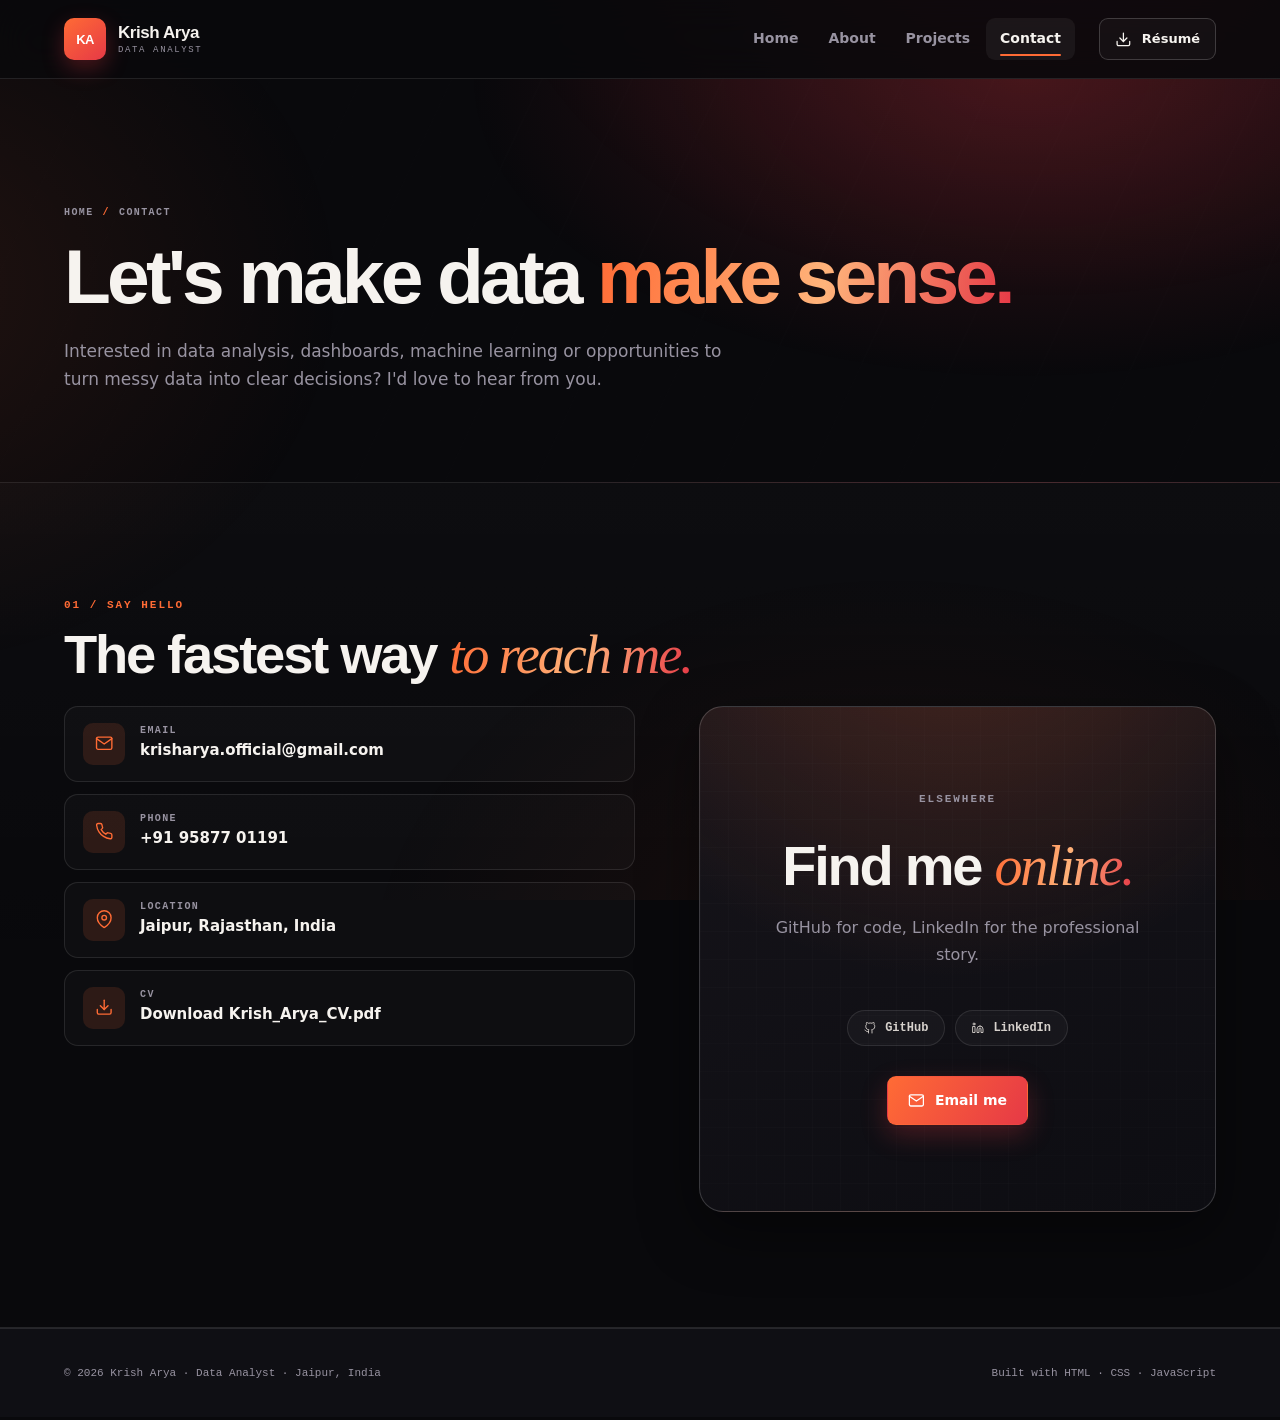
<file: contact.html>
<!doctype html>
<html lang="en">
<head>
  <meta charset="utf-8">
  <meta name="viewport" content="width=device-width, initial-scale=1">
  <title>Contact | Krish Arya — Data Analyst</title>
  <meta name="description" content="Get in touch with Krish Arya, Data Analyst in Jaipur, India. Email, phone, GitHub, LinkedIn and CV download.">
  <meta name="robots" content="index, follow">
  <meta name="theme-color" content="#09090c">
  <meta name="referrer" content="strict-origin-when-cross-origin">
  <meta http-equiv="Content-Security-Policy" content="default-src 'self'; base-uri 'self'; object-src 'none'; frame-src 'none'; form-action 'none'; script-src 'self' 'sha256-47Y7xRUIVXITmosjladRK60OPYEE3BWeBiiCmfU0d8s='; style-src 'self' 'unsafe-inline' https://fonts.googleapis.com; font-src 'self' https://fonts.gstatic.com data:; img-src 'self' data:; connect-src 'self'">
  <meta property="og:title" content="Contact | Krish Arya">
  <meta property="og:description" content="Let's make data make sense — get in touch.">
  <meta property="og:url" content="https://krish-arya01.onrender.com/contact.html">
  <meta property="og:image" content="assets/images/Krish_Arya.jpg">
  <link rel="icon" type="image/svg+xml" href="assets/favicon.svg">
  <link rel="preconnect" href="https://fonts.googleapis.com">
  <link rel="preconnect" href="https://fonts.gstatic.com" crossorigin>
  <link href="https://fonts.googleapis.com/css2?family=DM+Sans:wght@400;500;600;700&family=IBM+Plex+Mono:wght@400;500;600&family=Sora:wght@500;600;700;800&display=swap" rel="stylesheet">
  <script>document.documentElement.classList.add('js-enabled');</script>
  <link rel="stylesheet" href="styles.css">
</head>
<body>

<a class="skip-link" href="#connect">Skip to content</a>
<div class="menu-backdrop" id="menu-backdrop" aria-hidden="true"></div>

<svg class="svg-sprite" aria-hidden="true" xmlns="http://www.w3.org/2000/svg">
  <symbol id="i-download" viewBox="0 0 24 24"><path d="M21 15v4a2 2 0 0 1-2 2H5a2 2 0 0 1-2-2v-4"/><polyline points="7,10 12,15 17,10"/><line x1="12" y1="15" x2="12" y2="3"/></symbol>
  <symbol id="i-arrow" viewBox="0 0 24 24"><line x1="5" y1="12" x2="19" y2="12"/><polyline points="12,5 19,12 12,19"/></symbol>
  <symbol id="i-mail" viewBox="0 0 24 24"><path d="M4 4h16c1.1 0 2 .9 2 2v12c0 1.1-.9 2-2 2H4c-1.1 0-2-.9-2-2V6c0-1.1.9-2 2-2z"/><polyline points="22,6 12,13 2,6"/></symbol>
  <symbol id="i-phone" viewBox="0 0 24 24"><path d="M22 16.92v3a2 2 0 0 1-2.18 2 19.79 19.79 0 0 1-8.63-3.07 19.5 19.5 0 0 1-6-6A19.79 19.79 0 0 1 2.12 4.3 2 2 0 0 1 4.11 2h3a2 2 0 0 1 2 1.72c.13.96.4 1.9.7 2.81a2 2 0 0 1-.45 2.11L8.09 9.91a16 16 0 0 0 6 6l1.27-1.27a2 2 0 0 1 2.11-.45c.91.3 1.85.57 2.81.7A2 2 0 0 1 22 16.92z"/></symbol>
  <symbol id="i-pin" viewBox="0 0 24 24"><path d="M21 10c0 7-9 13-9 13s-9-6-9-13a9 9 0 0 1 18 0z"/><circle cx="12" cy="10" r="3"/></symbol>
  <symbol id="i-github" viewBox="0 0 24 24"><path d="M9 19c-5 1.5-5-2.5-7-3m14 6v-3.87a3.37 3.37 0 0 0-.94-2.61c3.14-.35 6.44-1.54 6.44-7A5.44 5.44 0 0 0 20 4.77 5.07 5.07 0 0 0 19.91 1S18.73.65 16 2.48a13.38 13.38 0 0 0-7 0C6.27.65 5.09 1 5.09 1A5.07 5.07 0 0 0 5 4.77a5.44 5.44 0 0 0-1.5 3.78c0 5.42 3.3 6.61 6.44 7A3.37 3.37 0 0 0 9 18.13V22"/></symbol>
  <symbol id="i-linkedin" viewBox="0 0 24 24"><path d="M16 8a6 6 0 0 1 6 6v7h-4v-7a2 2 0 0 0-2-2 2 2 0 0 0-2 2v7h-4v-7a6 6 0 0 1 6-6z"/><path d="M2 9h4v12H2z"/><circle cx="4" cy="4" r="2"/></symbol>
  <symbol id="i-up" viewBox="0 0 24 24"><line x1="12" y1="19" x2="12" y2="5"/><polyline points="5,12 12,5 19,12"/></symbol>
</svg>

<header class="site-header">
  <nav class="wrap nav" aria-label="Main navigation">
    <a class="logo" href="index.html">
      <span class="logo-mark">KA</span>
      <span class="logo-text">Krish Arya<small>DATA ANALYST</small></span>
    </a>
    <button class="menu-toggle" id="menu-toggle" type="button" aria-label="Open navigation menu" aria-expanded="false" aria-controls="nav-links"><span aria-hidden="true">☰</span></button>
    <ul class="nav-links" id="nav-links">
      <li><a href="index.html">Home</a></li>
      <li><a href="about.html">About</a></li>
      <li><a href="projects.html">Projects</a></li>
      <li><a href="contact.html">Contact</a></li>
    </ul>
    <a class="btn btn-outline btn-sm nav-cta" href="assets/cv/Krish_Arya_CV.pdf" download>
      <svg class="icon" aria-hidden="true"><use href="#i-download"></use></svg> Résumé
    </a>
  </nav>
  <div class="scroll-progress" id="scroll-progress" aria-hidden="true"></div>
</header>

<main id="top">

  <section class="page-hero">
    <div class="wrap">
      <div class="crumbs"><a href="index.html">HOME</a><i>/</i> CONTACT</div>
      <h1>Let's make data <span class="gradient-text">make sense.</span></h1>
      <p>Interested in data analysis, dashboards, machine learning or opportunities to turn messy data into clear decisions? I'd love to hear from you.</p>
    </div>
  </section>

  <section class="section section-tint" id="connect">
    <div class="wrap">
      <p class="kicker reveal">01 / Say hello</p>
      <h2 class="section-title reveal" style="--delay:.06s">The fastest way <span class="serif gradient-text">to reach me.</span></h2>
      <div class="split">
        <div class="info-grid reveal" style="--delay:.12s">
          <div class="info"><span class="info-icon"><svg class="icon" aria-hidden="true"><use href="#i-mail"></use></svg></span><span><small>EMAIL</small><strong><a href="mailto:krisharya.official@gmail.com">krisharya.official@gmail.com</a></strong></span></div>
          <div class="info"><span class="info-icon"><svg class="icon" aria-hidden="true"><use href="#i-phone"></use></svg></span><span><small>PHONE</small><strong><a href="tel:+919587701191">+91 95877 01191</a></strong></span></div>
          <div class="info"><span class="info-icon"><svg class="icon" aria-hidden="true"><use href="#i-pin"></use></svg></span><span><small>LOCATION</small><strong>Jaipur, Rajasthan, India</strong></span></div>
          <div class="info"><span class="info-icon"><svg class="icon" aria-hidden="true"><use href="#i-download"></use></svg></span><span><small>CV</small><strong><a href="assets/cv/Krish_Arya_CV.pdf" download>Download Krish_Arya_CV.pdf</a></strong></span></div>
        </div>
        <div class="contact-panel reveal" style="--delay:.18s">
          <p class="kicker">Elsewhere</p>
          <h2>Find me <span class="serif gradient-text">online.</span></h2>
          <p>GitHub for code, LinkedIn for the professional story.</p>
          <div class="social-row">
            <a href="https://github.com/KrishArya07" target="_blank" rel="noopener noreferrer"><svg class="icon" aria-hidden="true"><use href="#i-github"></use></svg> GitHub</a>
            <a href="https://www.linkedin.com/in/krish-arya-60573a318" target="_blank" rel="noopener noreferrer"><svg class="icon" aria-hidden="true"><use href="#i-linkedin"></use></svg> LinkedIn</a>
          </div>
          <div class="contact-actions" style="margin-top:30px">
            <a class="btn btn-primary" href="mailto:krisharya.official@gmail.com"><svg class="icon" aria-hidden="true"><use href="#i-mail"></use></svg> Email me</a>
          </div>
        </div>
      </div>
    </div>
  </section>

</main>

<footer>
  <div class="wrap footer-inner">
    <span>© <span id="year">2026</span> Krish Arya · Data Analyst · Jaipur, India</span>
    <span>Built with HTML · CSS · JavaScript</span>
  </div>
</footer>

<a class="backtop" id="backtop" href="#top" aria-label="Back to top"><svg class="icon" aria-hidden="true"><use href="#i-up"></use></svg></a>

<script src="script.js"></script>
</body>
</html>
</file>
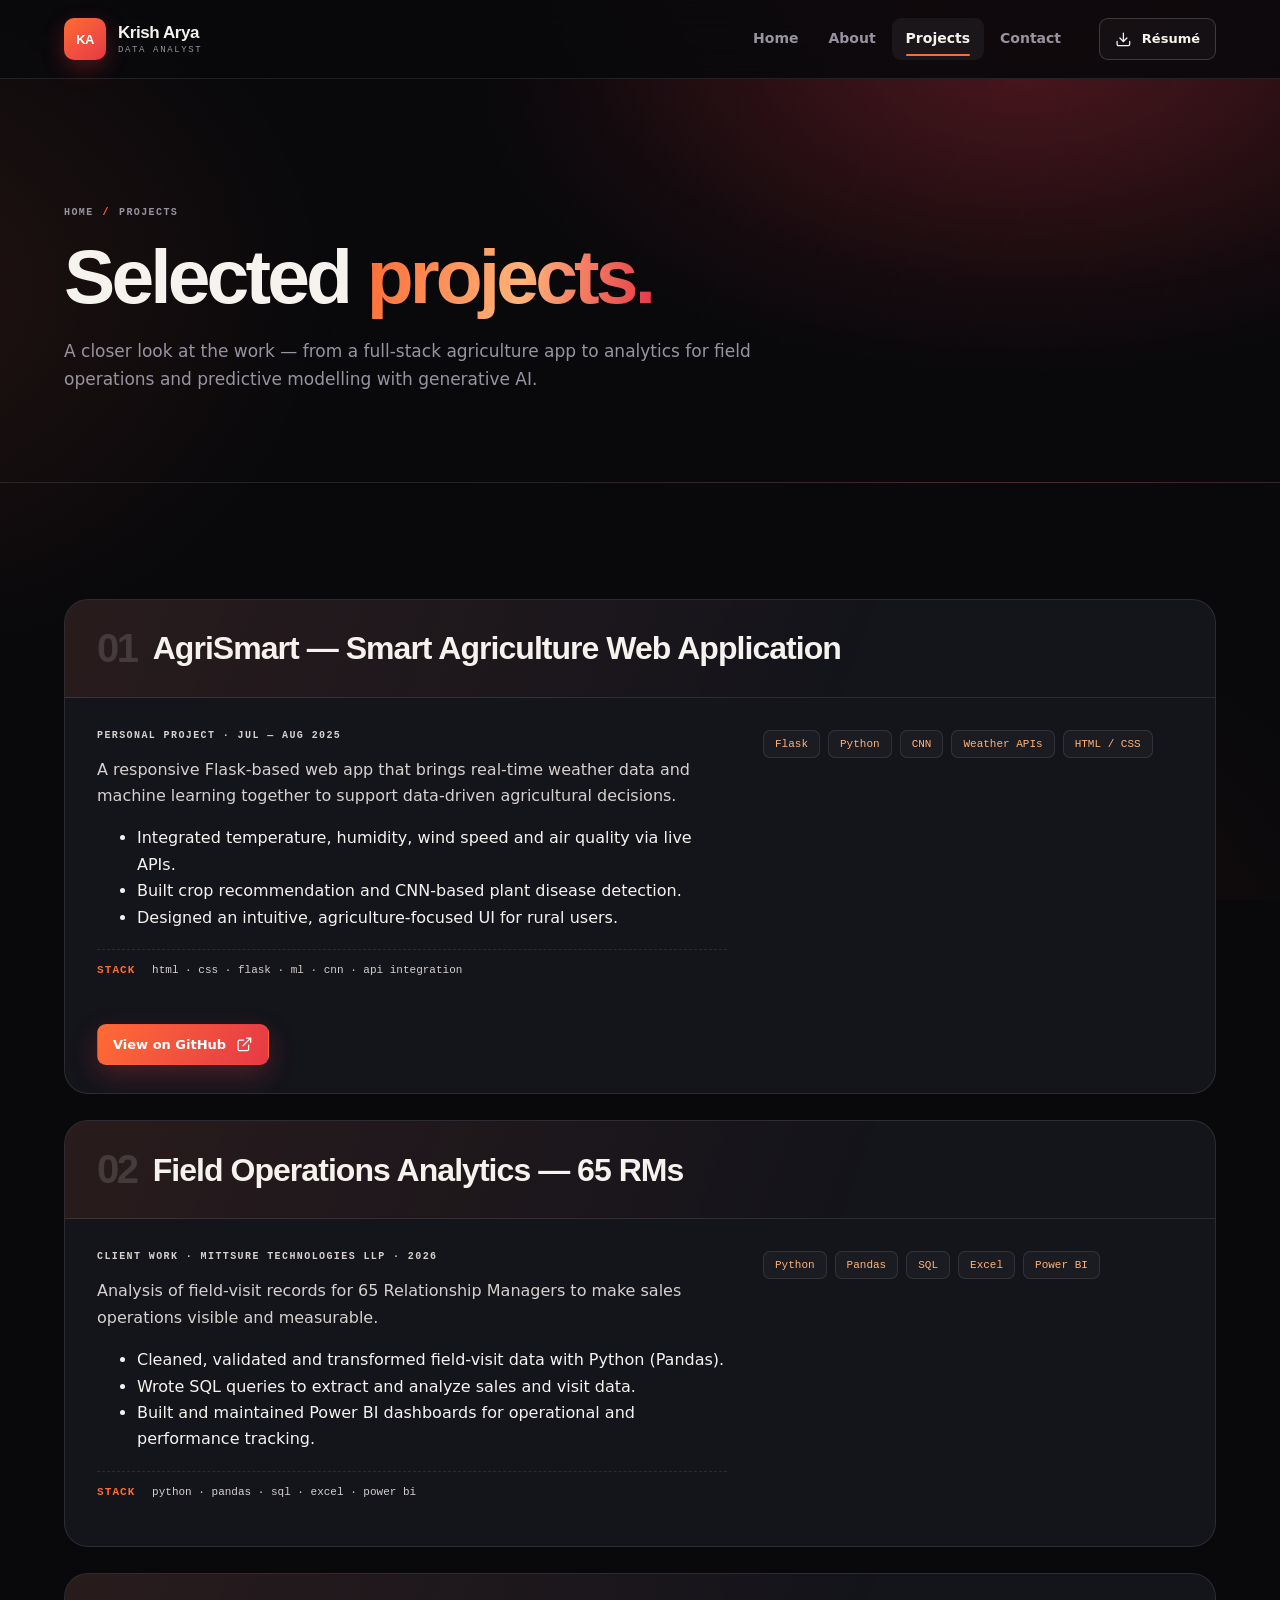
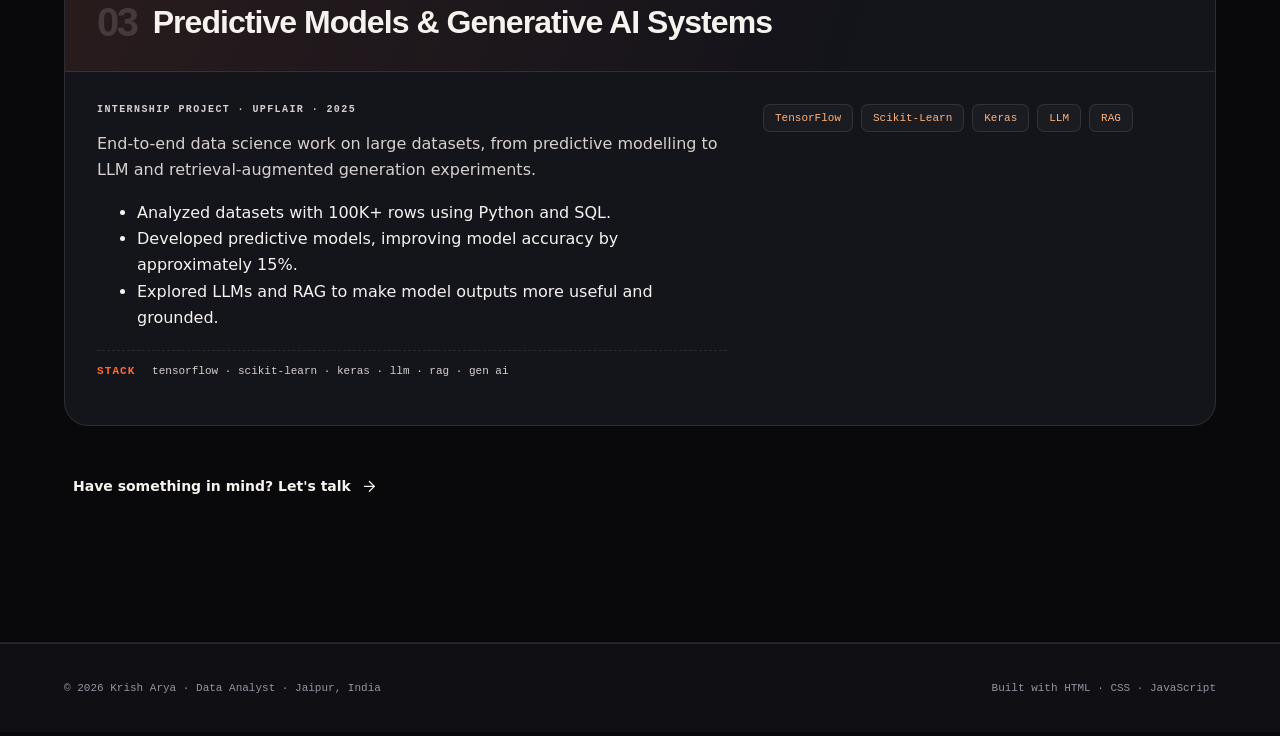
<file: projects.html>
<!doctype html>
<html lang="en">
<head>
  <meta charset="utf-8">
  <meta name="viewport" content="width=device-width, initial-scale=1">
  <title>Projects | Krish Arya — Data Analyst</title>
  <meta name="description" content="Selected projects by Krish Arya: AgriSmart, field operations analytics and predictive modelling with generative AI.">
  <meta name="robots" content="index, follow">
  <meta name="theme-color" content="#09090c">
  <meta name="referrer" content="strict-origin-when-cross-origin">
  <meta http-equiv="Content-Security-Policy" content="default-src 'self'; base-uri 'self'; object-src 'none'; frame-src 'none'; form-action 'none'; script-src 'self' 'sha256-47Y7xRUIVXITmosjladRK60OPYEE3BWeBiiCmfU0d8s='; style-src 'self' 'unsafe-inline' https://fonts.googleapis.com; font-src 'self' https://fonts.gstatic.com data:; img-src 'self' data:; connect-src 'self'">
  <meta property="og:title" content="Projects | Krish Arya">
  <meta property="og:description" content="Selected projects in data analysis, machine learning and generative AI.">
  <meta property="og:url" content="https://krish-arya01.onrender.com/projects.html">
  <meta property="og:image" content="assets/images/Krish_Arya.jpg">
  <link rel="icon" type="image/svg+xml" href="assets/favicon.svg">
  <link rel="preconnect" href="https://fonts.googleapis.com">
  <link rel="preconnect" href="https://fonts.gstatic.com" crossorigin>
  <link href="https://fonts.googleapis.com/css2?family=DM+Sans:wght@400;500;600;700&family=IBM+Plex+Mono:wght@400;500;600&family=Sora:wght@500;600;700;800&display=swap" rel="stylesheet">
  <script>document.documentElement.classList.add('js-enabled');</script>
  <link rel="stylesheet" href="styles.css">
</head>
<body>

<a class="skip-link" href="#work">Skip to content</a>
<div class="menu-backdrop" id="menu-backdrop" aria-hidden="true"></div>

<svg class="svg-sprite" aria-hidden="true" xmlns="http://www.w3.org/2000/svg">
  <symbol id="i-download" viewBox="0 0 24 24"><path d="M21 15v4a2 2 0 0 1-2 2H5a2 2 0 0 1-2-2v-4"/><polyline points="7,10 12,15 17,10"/><line x1="12" y1="15" x2="12" y2="3"/></symbol>
  <symbol id="i-arrow" viewBox="0 0 24 24"><line x1="5" y1="12" x2="19" y2="12"/><polyline points="12,5 19,12 12,19"/></symbol>
  <symbol id="i-external" viewBox="0 0 24 24"><path d="M18 13v6a2 2 0 0 1-2 2H5a2 2 0 0 1-2-2V8a2 2 0 0 1 2-2h6"/><polyline points="15,3 21,3 21,9"/><line x1="10" y1="14" x2="21" y2="3"/></symbol>
  <symbol id="i-check" viewBox="0 0 24 24"><polyline points="20,6 9,17 4,12"/></symbol>
  <symbol id="i-up" viewBox="0 0 24 24"><line x1="12" y1="19" x2="12" y2="5"/><polyline points="5,12 12,5 19,12"/></symbol>
</svg>

<header class="site-header">
  <nav class="wrap nav" aria-label="Main navigation">
    <a class="logo" href="index.html">
      <span class="logo-mark">KA</span>
      <span class="logo-text">Krish Arya<small>DATA ANALYST</small></span>
    </a>
    <button class="menu-toggle" id="menu-toggle" type="button" aria-label="Open navigation menu" aria-expanded="false" aria-controls="nav-links"><span aria-hidden="true">☰</span></button>
    <ul class="nav-links" id="nav-links">
      <li><a href="index.html">Home</a></li>
      <li><a href="about.html">About</a></li>
      <li><a href="projects.html">Projects</a></li>
      <li><a href="contact.html">Contact</a></li>
    </ul>
    <a class="btn btn-outline btn-sm nav-cta" href="assets/cv/Krish_Arya_CV.pdf" download>
      <svg class="icon" aria-hidden="true"><use href="#i-download"></use></svg> Résumé
    </a>
  </nav>
  <div class="scroll-progress" id="scroll-progress" aria-hidden="true"></div>
</header>

<main id="top">

  <section class="page-hero">
    <div class="wrap">
      <div class="crumbs"><a href="index.html">HOME</a><i>/</i> PROJECTS</div>
      <h1>Selected <span class="gradient-text">projects.</span></h1>
      <p>A closer look at the work — from a full-stack agriculture app to analytics for field operations and predictive modelling with generative AI.</p>
    </div>
  </section>

  <section class="section" id="work">
    <div class="wrap">
      <div class="project-list">

        <article class="project-detail reveal">
          <div class="project-detail-top">
            <span class="project-num">01</span>
            <h2>AgriSmart — Smart Agriculture Web Application</h2>
          </div>
          <div class="project-detail-body">
            <div>
              <p class="badge">Personal project · Jul — Aug 2025</p>
              <p>A responsive Flask-based web app that brings real-time weather data and machine learning together to support data-driven agricultural decisions.</p>
              <ul>
                <li>Integrated temperature, humidity, wind speed and air quality via live APIs.</li>
                <li>Built crop recommendation and CNN-based plant disease detection.</li>
                <li>Designed an intuitive, agriculture-focused UI for rural users.</li>
              </ul>
              <p class="stack-line"><b>STACK</b> html · css · flask · ml · cnn · api integration</p>
            </div>
            <div class="project-tags" aria-label="Technologies used">
              <span>Flask</span><span>Python</span><span>CNN</span><span>Weather APIs</span><span>HTML / CSS</span>
            </div>
          </div>
          <div class="project-detail-foot">
            <a class="btn btn-primary btn-sm" href="https://github.com/Akshatjangid/AgriSmart" target="_blank" rel="noopener noreferrer">View on GitHub <svg class="icon" aria-hidden="true"><use href="#i-external"></use></svg></a>
          </div>
        </article>

        <article class="project-detail reveal">
          <div class="project-detail-top">
            <span class="project-num">02</span>
            <h2>Field Operations Analytics — 65 RMs</h2>
          </div>
          <div class="project-detail-body">
            <div>
              <p class="badge">Client work · Mittsure Technologies LLP · 2026</p>
              <p>Analysis of field-visit records for 65 Relationship Managers to make sales operations visible and measurable.</p>
              <ul>
                <li>Cleaned, validated and transformed field-visit data with Python (Pandas).</li>
                <li>Wrote SQL queries to extract and analyze sales and visit data.</li>
                <li>Built and maintained Power BI dashboards for operational and performance tracking.</li>
              </ul>
              <p class="stack-line"><b>STACK</b> python · pandas · sql · excel · power bi</p>
            </div>
            <div class="project-tags" aria-label="Technologies used">
              <span>Python</span><span>Pandas</span><span>SQL</span><span>Excel</span><span>Power BI</span>
            </div>
          </div>
        </article>

        <article class="project-detail reveal">
          <div class="project-detail-top">
            <span class="project-num">03</span>
            <h2>Predictive Models &amp; Generative AI Systems</h2>
          </div>
          <div class="project-detail-body">
            <div>
              <p class="badge">Internship project · Upflair · 2025</p>
              <p>End-to-end data science work on large datasets, from predictive modelling to LLM and retrieval-augmented generation experiments.</p>
              <ul>
                <li>Analyzed datasets with 100K+ rows using Python and SQL.</li>
                <li>Developed predictive models, improving model accuracy by approximately 15%.</li>
                <li>Explored LLMs and RAG to make model outputs more useful and grounded.</li>
              </ul>
              <p class="stack-line"><b>STACK</b> tensorflow · scikit-learn · keras · llm · rag · gen ai</p>
            </div>
            <div class="project-tags" aria-label="Technologies used">
              <span>TensorFlow</span><span>Scikit-Learn</span><span>Keras</span><span>LLM</span><span>RAG</span>
            </div>
          </div>
        </article>

      </div>
      <p style="margin-top:36px"><a class="btn btn-ghost" href="contact.html">Have something in mind? Let's talk <svg class="icon" aria-hidden="true"><use href="#i-arrow"></use></svg></a></p>
    </div>
  </section>

</main>

<footer>
  <div class="wrap footer-inner">
    <span>© <span id="year">2026</span> Krish Arya · Data Analyst · Jaipur, India</span>
    <span>Built with HTML · CSS · JavaScript</span>
  </div>
</footer>

<a class="backtop" id="backtop" href="#top" aria-label="Back to top"><svg class="icon" aria-hidden="true"><use href="#i-up"></use></svg></a>

<script src="script.js"></script>
</body>
</html>
</file>
<file: styles.css>
/* ============================================================
   KRISH ARYA — PORTFOLIO v4
   Cinematic / scroll-driven / portrait-led — plain HTML, CSS, JS
   ============================================================ */

:root{
  --bg:#09090c;
  --bg-2:#0f0f14;
  --surface:#14141b;
  --surface-2:#1b1b24;
  --surface-3:#22222d;
  --line:rgba(255,255,255,.10);
  --line-strong:rgba(255,255,255,.18);
  --ink:#f6f3ef;
  --ink-soft:#d6d1cc;
  --muted:#9893a1;
  --accent:#ff6b35;
  --accent-2:#e63946;
  --accent-soft:rgba(255,107,53,.13);
  --gold:#ffb37a;
  --success:#4ade80;
  --radius:14px;
  --radius-sm:9px;
  --radius-lg:24px;
  --shadow:0 20px 60px rgba(0,0,0,.45);
  --max:1180px;
}

*{box-sizing:border-box}
html{scroll-behavior:smooth;scroll-padding-top:92px}
body{
  margin:0;
  background:var(--bg);
  color:var(--ink);
  font-family:"DM Sans",system-ui,sans-serif;
  font-size:16px;
  line-height:1.65;
  -webkit-font-smoothing:antialiased;
  overflow-x:hidden;
}
body::before{
  content:"";position:fixed;inset:0;z-index:-2;pointer-events:none;
  background:
    radial-gradient(900px 600px at 82% -8%,rgba(230,57,70,.16),transparent 62%),
    radial-gradient(760px 620px at -10% 32%,rgba(255,107,53,.10),transparent 62%),
    radial-gradient(900px 700px at 70% 110%,rgba(255,107,53,.08),transparent 60%);
}
body::after{
  content:"";position:fixed;inset:0;z-index:-1;pointer-events:none;opacity:.16;
  background-image:
    linear-gradient(rgba(255,255,255,.035) 1px,transparent 1px),
    linear-gradient(90deg,rgba(255,255,255,.035) 1px,transparent 1px);
  background-size:44px 44px;
  -webkit-mask-image:linear-gradient(to bottom,transparent,#000 18%,#000 82%,transparent);
  mask-image:linear-gradient(to bottom,transparent,#000 18%,#000 82%,transparent);
}
::selection{background:var(--accent);color:#120b08}
::-webkit-scrollbar{width:10px}
::-webkit-scrollbar-track{background:var(--bg)}
::-webkit-scrollbar-thumb{background:#33333f;border:3px solid var(--bg);border-radius:10px}
::-webkit-scrollbar-thumb:hover{background:var(--accent)}
a{color:inherit;text-decoration:none;transition:color .2s}
a:hover{color:var(--accent)}
img{max-width:100%;display:block}
svg{display:block}
:focus-visible{outline:2px solid var(--accent);outline-offset:3px;border-radius:5px}

.wrap{width:min(var(--max),90%);margin-inline:auto}
.eyebrow{
  display:inline-flex;align-items:center;gap:10px;margin:0 0 18px;
  font:600 11px "IBM Plex Mono",monospace;letter-spacing:.16em;
  text-transform:uppercase;color:var(--gold);
}
.eyebrow::before{content:"";width:26px;height:1px;background:var(--accent)}
.mono{font-family:"IBM Plex Mono",monospace}
.serif{font-family:Georgia,"Times New Roman",serif;font-style:italic;font-weight:400}
.gradient-text{
  background:linear-gradient(100deg,var(--accent),var(--gold) 55%,var(--accent-2));
  -webkit-background-clip:text;background-clip:text;color:transparent;
}
.skip-link{
  position:fixed;top:-100px;left:16px;z-index:90;
  padding:11px 18px;border-radius:var(--radius-sm);
  background:var(--accent);color:#140b07;font-weight:700;
}
.skip-link:focus{top:12px;color:#140b07}
.svg-sprite{position:absolute;width:0;height:0;overflow:hidden}
.icon{width:1em;height:1em;flex:none;fill:none;stroke:currentColor;stroke-width:1.8;stroke-linecap:round;stroke-linejoin:round}

/* ---------------- Header / nav ---------------- */
.site-header{
  position:sticky;top:0;z-index:60;
  background:rgba(9,9,12,.72);
  backdrop-filter:blur(18px);
  border-bottom:1px solid var(--line);
  transition:background .3s,border-color .3s;
}
.site-header.scrolled{background:rgba(9,9,12,.94);border-color:var(--line-strong)}
.nav{height:78px;display:flex;align-items:center;gap:24px}
.logo{display:flex;align-items:center;gap:12px;flex:none}
.logo-mark{
  width:42px;height:42px;display:grid;place-items:center;flex:none;
  border-radius:10px;background:linear-gradient(140deg,var(--accent),var(--accent-2));
  color:#fff;font:800 13px "Sora",sans-serif;letter-spacing:-.04em;
  box-shadow:0 8px 22px rgba(230,57,70,.3);
  transition:transform .3s;
}
.logo:hover .logo-mark{transform:rotate(-6deg) scale(1.05)}
.logo-text{font:700 17px/1.15 "Sora",sans-serif;letter-spacing:-.025em}
.logo-text small{display:block;margin-top:2px;font:500 9px "IBM Plex Mono",monospace;letter-spacing:.18em;color:var(--muted)}
.nav-links{display:flex;gap:2px;list-style:none;margin-left:auto;padding:0}
.nav-links a{
  position:relative;display:block;padding:9px 14px;
  border-radius:var(--radius-sm);
  color:var(--muted);font-size:14px;font-weight:600;
  transition:color .2s,background .2s;
}
.nav-links a::after{
  content:"";position:absolute;left:14px;right:14px;bottom:4px;height:2px;
  border-radius:2px;background:var(--accent);
  transform:scaleX(0);transform-origin:left;transition:transform .28s ease;
}
.nav-links a:hover,.nav-links a.active{color:var(--ink);background:rgba(255,255,255,.05)}
.nav-links a:hover::after,.nav-links a.active::after{transform:scaleX(1)}
.menu-toggle{
  display:none;margin-left:auto;width:44px;height:44px;place-items:center;
  border:1px solid var(--line);border-radius:var(--radius-sm);
  background:var(--surface);color:var(--ink);font-size:1.2rem;cursor:pointer;
  transition:background .2s,border-color .2s,transform .2s;
}
.menu-toggle:hover{background:var(--accent-soft);border-color:var(--accent)}
.menu-toggle:active{transform:scale(.95)}
.menu-backdrop{position:fixed;inset:0;z-index:50;background:rgba(0,0,0,.55);opacity:0;pointer-events:none;transition:opacity .25s}
body.menu-open .menu-backdrop{opacity:1;pointer-events:auto}
.scroll-progress{position:absolute;left:0;bottom:-1px;height:2px;width:0;background:linear-gradient(90deg,var(--accent),var(--accent-2));transition:width .12s linear}

/* ---------------- Buttons ---------------- */
.btn{
  display:inline-flex;align-items:center;justify-content:center;gap:10px;
  min-height:48px;padding:12px 20px;
  border:1px solid transparent;border-radius:var(--radius-sm);
  font-size:14px;font-weight:700;cursor:pointer;
  transition:transform .22s,box-shadow .22s,background .22s,border-color .22s,color .22s;
}
.btn .icon{font-size:1.05rem;transition:transform .25s}
.btn:hover{transform:translateY(-3px)}
.btn:active{transform:translateY(0) scale(.98)}
.btn:hover .icon{transform:translateX(3px)}
.btn-primary{background:linear-gradient(120deg,var(--accent),var(--accent-2));color:#fff;box-shadow:0 10px 26px rgba(230,57,70,.26)}
.btn-primary:hover{color:#fff;box-shadow:0 16px 34px rgba(230,57,70,.38)}
.btn-outline{background:rgba(255,255,255,.03);border-color:var(--line-strong);color:var(--ink)}
.btn-outline:hover{border-color:var(--accent);color:var(--accent);background:var(--accent-soft)}
.btn-ghost{background:transparent;color:var(--ink);padding-inline:8px}
.btn-ghost:hover{color:var(--accent)}
.btn-sm{min-height:40px;padding:9px 15px;font-size:13px}

/* ---------------- Cinematic hero ---------------- */
.cinema{position:relative;min-height:100vh;display:flex;align-items:center}
.cinema-stage{position:relative;width:100%;min-height:100vh;overflow:hidden;isolation:isolate;display:flex;align-items:center}
.cinema-bg{
  position:absolute;inset:0;z-index:0;
  background:
    radial-gradient(60% 70% at 72% 42%,rgba(230,57,70,.22),transparent 65%),
    radial-gradient(50% 60% at 20% 80%,rgba(255,107,53,.10),transparent 65%),
    linear-gradient(160deg,#0d0d12,#09090c 55%,#120c0c);
}
.cinema-rings{
  position:absolute;inset:0;z-index:1;pointer-events:none;
  opacity:.5;
  background:repeating-radial-gradient(circle at 74% 46%,transparent 0 78px,rgba(255,255,255,.035) 79px 80px);
}
.cinema-portrait{
  position:absolute;z-index:2;
  top:50%;right:clamp(0px,6vw,110px);
  width:clamp(300px,38vw,560px);
  height:min(82vh,800px);
  transform:translateY(-50%);
  border-radius:46% 46% 22px 22px / 34% 34% 22px 22px;
  overflow:hidden;
  box-shadow:0 40px 110px rgba(0,0,0,.65),0 0 90px rgba(230,57,70,.16);
}
.cinema-portrait img{
  width:100%;height:100%;object-fit:cover;object-position:center 18%;
  filter:contrast(1.06) saturate(.94);
}
.cinema-portrait::after{
  content:"";position:absolute;inset:0;
  background:linear-gradient(to top,rgba(9,9,12,.82),transparent 48%),linear-gradient(90deg,rgba(9,9,12,.22),transparent 45%);
}
.cinema-vignette{
  position:absolute;inset:0;z-index:5;pointer-events:none;
  background:linear-gradient(90deg,rgba(9,9,12,.96) 0%,rgba(9,9,12,.82) 32%,transparent 68%),
             linear-gradient(to top,rgba(9,9,12,.92),transparent 28%);
}
.cinema-content{
  position:relative;z-index:10;width:100%;
  display:flex;align-items:center;
  padding:110px 0 100px;
}
.cinema-copy{max-width:700px}
.js-enabled .cinema-copy>*{animation:fadeUp .85s cubic-bezier(.22,1,.36,1) both}
.js-enabled .cinema-copy>*:nth-child(2){animation-delay:.1s}
.js-enabled .cinema-copy>*:nth-child(3){animation-delay:.18s}
.js-enabled .cinema-copy>*:nth-child(4){animation-delay:.26s}
.js-enabled .cinema-copy>*:nth-child(5){animation-delay:.34s}
.cinema-copy h1{
  margin:0;
  font:800 clamp(3.1rem,7.6vw,7rem)/.98 "Sora",sans-serif;
  letter-spacing:-.055em;
  text-wrap:balance;
}
.cinema-copy h1 .serif{display:block;font-size:.94em;line-height:1.1;letter-spacing:-.02em}
.cinema-role{
  display:flex;align-items:center;gap:14px;flex-wrap:wrap;
  margin:26px 0 0;font:600 clamp(1rem,2vw,1.35rem) "Sora",sans-serif;color:var(--ink-soft);
}
.cinema-role .bar{width:34px;height:2px;background:var(--accent)}
.cinema-role .tag{
  padding:5px 12px;border:1px solid var(--line-strong);border-radius:999px;
  font:600 10px "IBM Plex Mono",monospace;letter-spacing:.12em;color:var(--gold);
}
.cinema-lead{max-width:52ch;margin:20px 0 0;color:var(--muted);font-size:clamp(15px,1.5vw,17px)}
.cinema-actions{display:flex;flex-wrap:wrap;gap:12px;margin-top:32px}
.cinema-meta{
  position:absolute;z-index:10;left:0;right:0;bottom:30px;
  display:flex;justify-content:flex-end;gap:20px;
  color:var(--muted);font:500 10px "IBM Plex Mono",monospace;letter-spacing:.14em;
}
.scroll-cue{display:flex;align-items:center;gap:9px;white-space:nowrap}
.scroll-cue i{
  width:18px;height:28px;border:1px solid var(--line-strong);border-radius:10px;position:relative;
}
.scroll-cue i::after{
  content:"";position:absolute;left:7px;top:5px;width:2px;height:6px;border-radius:2px;
  background:var(--accent);animation:scrollDot 1.8s ease-in-out infinite;
}

/* ---------------- Sections ---------------- */
.section{padding:clamp(76px,9vw,124px) 0;border-bottom:1px solid var(--line);position:relative}
.section-tint{background:linear-gradient(180deg,rgba(255,255,255,.018),transparent 60%)}
.kicker{margin:0 0 14px;font:600 11px "IBM Plex Mono",monospace;letter-spacing:.18em;text-transform:uppercase;color:var(--accent)}
.section-title{
  margin:0 0 20px;
  font:700 clamp(2rem,4.4vw,3.4rem)/1.12 "Sora",sans-serif;
  letter-spacing:-.04em;text-wrap:balance;
}
.section-intro{max-width:62ch;margin:0 0 52px;color:var(--muted);font-size:17px}
.split{display:grid;grid-template-columns:1.05fr .95fr;gap:64px;align-items:start}
.split-reverse{grid-template-columns:.9fr 1.1fr}
.prose p{margin:0 0 18px;color:var(--ink-soft);font-size:16px}
.prose p:last-child{margin-bottom:0}
.callout{
  margin-top:28px;padding:22px 24px;
  border:1px solid var(--line);border-left:3px solid var(--accent);
  border-radius:0 var(--radius) var(--radius) 0;
  background:linear-gradient(100deg,var(--accent-soft),transparent);
}
.callout strong{display:block;font:600 14px "Sora",sans-serif;color:var(--gold);margin-bottom:5px}
.callout p{margin:0;color:var(--ink-soft);font-size:15px}

.info-grid{display:grid;gap:12px}
.info{
  display:flex;align-items:center;gap:15px;padding:16px 18px;
  border:1px solid var(--line);border-radius:var(--radius);
  background:rgba(255,255,255,.025);
  transition:transform .25s,border-color .25s,background .25s;
}
.info:hover{transform:translateX(4px);border-color:var(--accent);background:var(--accent-soft)}
.info-icon{
  width:42px;height:42px;flex:none;display:grid;place-items:center;
  border-radius:10px;background:var(--accent-soft);color:var(--accent);font-size:1.15rem;
}
.info small{display:block;font:600 10px "IBM Plex Mono",monospace;letter-spacing:.14em;color:var(--muted)}
.info strong{display:block;margin-top:2px;font-size:15px;overflow-wrap:anywhere}
.info a{background-image:linear-gradient(var(--accent),var(--accent));background-size:0 1px;background-repeat:no-repeat;background-position:0 100%;transition:background-size .3s,color .2s}
.info a:hover{background-size:100% 1px}

/* Stats strip */
.stats{display:grid;grid-template-columns:repeat(3,1fr);gap:1px;background:var(--line);border:1px solid var(--line);border-radius:var(--radius);overflow:hidden}
.stat{padding:34px 28px;background:var(--bg-2);transition:background .25s}
.stat:hover{background:var(--surface)}
.stat strong{display:block;font:800 clamp(2.3rem,4.5vw,3.6rem)/1 "Sora",sans-serif;letter-spacing:-.05em;color:var(--ink)}
.stat span{display:block;margin-top:9px;font:500 11px "IBM Plex Mono",monospace;letter-spacing:.13em;text-transform:uppercase;color:var(--muted)}

/* Skills */
.skill-grid{display:grid;grid-template-columns:repeat(2,1fr);gap:18px}
.skill-group{
  padding:28px;border:1px solid var(--line);border-radius:var(--radius);
  background:linear-gradient(150deg,rgba(255,255,255,.035),rgba(255,255,255,.01));
  transition:transform .25s,border-color .25s,box-shadow .25s;
}
.skill-group:hover{transform:translateY(-4px);border-color:var(--line-strong);box-shadow:var(--shadow)}
.skill-head{display:flex;align-items:center;gap:13px;margin-bottom:24px}
.skill-index{
  width:34px;height:34px;display:grid;place-items:center;flex:none;border-radius:8px;
  background:var(--accent);color:#180c08;font:700 11px "IBM Plex Mono",monospace;
}
.skill-head h3{margin:0;font:600 17px "Sora",sans-serif}
.chips{display:flex;flex-wrap:wrap;gap:9px;list-style:none;margin:0;padding:0}
.chips li{
  padding:8px 13px;border:1px solid var(--line);border-radius:8px;
  background:rgba(255,255,255,.025);
  font:500 12px "IBM Plex Mono",monospace;color:var(--ink-soft);
  transition:border-color .2s,color .2s,transform .2s;
}
.chips li:hover{border-color:var(--accent);color:var(--accent);transform:translateY(-2px)}

/* Timeline */
.timeline{position:relative;padding-left:38px}
.timeline::before{content:"";position:absolute;left:7px;top:10px;bottom:10px;width:2px;background:linear-gradient(var(--accent),var(--accent-2),transparent)}
.job{position:relative;margin-bottom:18px}
.job:last-child{margin-bottom:0}
.job-dot{
  position:absolute;left:-38px;top:28px;width:16px;height:16px;border-radius:50%;
  background:var(--bg);border:4px solid var(--accent);box-shadow:0 0 0 5px var(--bg);
  transition:transform .25s,box-shadow .25s;
}
.job:hover .job-dot{transform:scale(1.3);box-shadow:0 0 0 8px var(--accent-soft)}
.job-card{
  padding:28px;border:1px solid var(--line);border-radius:var(--radius);
  background:rgba(255,255,255,.025);
  transition:transform .25s,border-color .25s,background .25s;
}
.job-card:hover{transform:translateY(-3px);border-color:var(--line-strong);background:rgba(255,255,255,.04)}
.job-top{display:flex;justify-content:space-between;align-items:flex-start;gap:14px;flex-wrap:wrap}
.job-top h3{margin:0;font:600 20px "Sora",sans-serif}
.date{padding:5px 12px;border-radius:999px;background:var(--accent-soft);color:var(--gold);font:600 10px "IBM Plex Mono",monospace;letter-spacing:.1em;white-space:nowrap}
.company{margin:6px 0 18px;color:var(--ink);font-size:14px;font-weight:600}
.company span{font-weight:400;color:var(--muted)}
.job-card ul,.project-card ul{margin:0;padding-left:19px;color:var(--ink-soft);font-size:14px}
.job-card li,.project-card li{margin:7px 0;padding-left:3px}
.job-card li::marker,.project-card li::marker{color:var(--accent)}
.stack-line{margin:20px 0 0;padding-top:14px;border-top:1px dashed var(--line);font:500 11px "IBM Plex Mono",monospace;color:var(--muted)}
.stack-line b{margin-right:10px;color:var(--accent);letter-spacing:.1em}

/* Project cards */
.project-card{
  display:grid;grid-template-columns:.9fr 1.1fr;overflow:hidden;
  border:1px solid var(--line);border-radius:var(--radius-lg);
  background:var(--surface);
  transition:transform .3s,border-color .3s,box-shadow .3s;
}
.project-card:hover{transform:translateY(-5px);border-color:var(--line-strong);box-shadow:var(--shadow)}
.project-visual{
  position:relative;padding:32px;
  background:
    radial-gradient(circle at 30% 20%,rgba(255,107,53,.18),transparent 60%),
    linear-gradient(150deg,#16161e,#0d0d12);
  border-right:1px solid var(--line);
  display:flex;flex-direction:column;justify-content:center;
}
.project-visual::before{
  content:"";position:absolute;inset:0;opacity:.28;
  background-image:linear-gradient(rgba(255,255,255,.06) 1px,transparent 1px),linear-gradient(90deg,rgba(255,255,255,.06) 1px,transparent 1px);
  background-size:24px 24px;
}
.project-visual>*{position:relative}
.window{
  padding:12px 14px;border:1px solid var(--line);border-radius:10px;
  background:rgba(10,10,14,.75);box-shadow:var(--shadow);
}
.window-top{display:flex;align-items:center;gap:10px;margin-bottom:20px}
.dots{display:flex;gap:5px}
.dots i{width:8px;height:8px;border-radius:50%;background:#44444f}
.dots i:first-child{background:var(--accent)}
.dots i:nth-child(2){background:var(--gold)}
.dots i:nth-child(3){background:var(--accent-2)}
.window-url{font:500 10px "IBM Plex Mono",monospace;color:var(--muted)}
.metric-title{margin:0 0 16px;font:600 10px "IBM Plex Mono",monospace;letter-spacing:.14em;color:var(--muted)}
.metric-bars{display:grid;grid-template-columns:repeat(4,1fr);gap:11px;align-items:end;height:118px}
.metric-bars div{display:flex;flex-direction:column;align-items:center;justify-content:flex-end;gap:8px;height:100%}
.metric-bars span{
  width:100%;height:var(--v);border-radius:4px 4px 0 0;
  background:linear-gradient(to top,var(--accent-2),var(--accent));
  transition:height .9s cubic-bezier(.22,1,.36,1);
}
.metric-bars div:nth-child(even) span{background:linear-gradient(to top,#a8462a,var(--gold))}
.metric-bars small{font:500 9px "IBM Plex Mono",monospace;color:var(--muted)}
.metric-out{margin-top:18px;padding-top:14px;border-top:1px dashed var(--line);font:500 11px "IBM Plex Mono",monospace;color:var(--ink-soft)}
.metric-out b{color:var(--accent);margin-right:7px}
.project-body{padding:38px}
.badge{margin:0 0 14px;font:600 10px "IBM Plex Mono",monospace;letter-spacing:.14em;text-transform:uppercase;color:var(--accent)}
.project-body h3{margin:0 0 14px;font:700 23px/1.3 "Sora",sans-serif;letter-spacing:-.02em}
.project-body>p{margin:0 0 20px;color:var(--muted);font-size:15px}
.project-body .btn{margin-top:24px}

/* Education / certs */
.foundation{display:grid;grid-template-columns:1fr 1fr;gap:56px}
.subhead{margin:0 0 20px;font:600 15px "Sora",sans-serif;color:var(--gold)}
.edu-card{
  display:flex;align-items:center;gap:16px;flex-wrap:wrap;
  padding:20px;margin-bottom:12px;border:1px solid var(--line);border-radius:var(--radius);
  background:rgba(255,255,255,.025);transition:transform .25s,border-color .25s;
}
.edu-card:hover{transform:translateY(-3px);border-color:var(--accent)}
.year{flex:none;padding:5px 9px;border-radius:6px;background:var(--accent-soft);color:var(--gold);font:600 10px "IBM Plex Mono",monospace}
.edu-card h4{margin:0;font:600 15px "Sora",sans-serif}
.edu-card p{margin:2px 0 0;font-size:13px;color:var(--muted)}
.score{margin-left:auto;flex:none;padding:5px 10px;border-radius:6px;background:rgba(74,222,128,.1);color:var(--success);font:700 12px "IBM Plex Mono",monospace}
.cert-list{display:grid;gap:10px;list-style:none;margin:0;padding:0}
.cert-list li{
  display:flex;align-items:flex-start;gap:14px;padding:16px 18px;
  border:1px solid var(--line);border-radius:var(--radius);
  background:rgba(255,255,255,.025);transition:transform .25s,border-color .25s;
}
.cert-list li:hover{transform:translateX(4px);border-color:var(--accent)}
.cert-list .icon{margin-top:2px;padding:3px;width:20px;height:20px;flex:none;border-radius:50%;background:rgba(74,222,128,.12);color:var(--success);font-size:.85rem}
.cert-list strong{display:block;font-size:14px}
.cert-list small{display:block;margin-top:2px;font:500 11px "IBM Plex Mono",monospace;color:var(--muted)}

/* Contact panel */
.contact-panel{
  position:relative;overflow:hidden;text-align:center;
  padding:clamp(42px,7vw,86px) clamp(24px,5vw,64px);
  border:1px solid var(--line-strong);border-radius:var(--radius-lg);
  background:
    radial-gradient(circle at 50% -30%,rgba(255,107,53,.24),transparent 60%),
    linear-gradient(160deg,#16141a,#0d0d12);
  box-shadow:var(--shadow);
}
.contact-panel::before{
  content:"";position:absolute;inset:0;opacity:.22;
  background-image:linear-gradient(rgba(255,255,255,.06) 1px,transparent 1px),linear-gradient(90deg,rgba(255,255,255,.06) 1px,transparent 1px);
  background-size:28px 28px;
  animation:gridDrift 26s linear infinite;
}
.contact-panel>*{position:relative}
.contact-panel h2{margin:0 0 18px;font:700 clamp(2rem,4.6vw,3.5rem)/1.1 "Sora",sans-serif;letter-spacing:-.04em}
.contact-panel>p{max-width:60ch;margin:0 auto 30px;color:var(--muted)}
.contact-actions{display:flex;flex-wrap:wrap;justify-content:center;gap:12px}
.social-row{display:flex;flex-wrap:wrap;justify-content:center;gap:10px;margin-top:42px}
.social-row a{
  display:inline-flex;align-items:center;gap:9px;padding:10px 16px;
  border:1px solid var(--line);border-radius:999px;
  background:rgba(255,255,255,.03);
  font:600 12px "IBM Plex Mono",monospace;color:var(--ink-soft);
  transition:transform .22s,border-color .22s,color .22s,background .22s;
}
.social-row a:hover{transform:translateY(-3px);border-color:var(--accent);color:var(--accent);background:var(--accent-soft)}

/* ---------------- Inner pages ---------------- */
.page-hero{
  position:relative;overflow:hidden;
  padding:clamp(72px,10vw,130px) 0 clamp(56px,7vw,90px);
  border-bottom:1px solid var(--line);
  background:radial-gradient(70% 120% at 80% 0%,rgba(230,57,70,.2),transparent 62%);
}
.page-hero::after{
  content:"";position:absolute;inset:0;pointer-events:none;opacity:.3;
  background:repeating-linear-gradient(115deg,transparent 0 80px,rgba(255,255,255,.02) 81px 82px);
}
.page-hero .wrap{position:relative;z-index:1}
.page-hero h1{margin:0;font:800 clamp(2.8rem,6vw,5.4rem)/1 "Sora",sans-serif;letter-spacing:-.05em}
.page-hero p{max-width:64ch;margin:22px 0 0;color:var(--muted);font-size:17px}
.crumbs{display:flex;gap:9px;align-items:center;margin-bottom:20px;font:600 10px "IBM Plex Mono",monospace;letter-spacing:.14em;color:var(--muted)}
.crumbs a:hover{color:var(--accent)}
.crumbs i{color:var(--accent);font-style:normal}

.project-list{display:grid;gap:26px}
.project-detail{
  border:1px solid var(--line);border-radius:var(--radius-lg);overflow:hidden;
  background:var(--surface);transition:border-color .3s,transform .3s,box-shadow .3s;
}
.project-detail:hover{border-color:var(--line-strong);transform:translateY(-4px);box-shadow:var(--shadow)}
.project-detail-top{
  display:flex;align-items:center;gap:16px;flex-wrap:wrap;
  padding:26px 32px;border-bottom:1px solid var(--line);
  background:linear-gradient(110deg,rgba(255,107,53,.09),transparent 70%);
}
.project-num{font:800 40px "Sora",sans-serif;letter-spacing:-.06em;color:rgba(255,255,255,.14)}
.project-detail-top h2{margin:0;font:700 clamp(1.4rem,2.6vw,2rem)/1.2 "Sora",sans-serif;letter-spacing:-.03em}
.project-detail-body{display:grid;grid-template-columns:1.2fr .8fr;gap:36px;padding:32px}
.project-detail-body p{margin:0 0 16px;color:var(--ink-soft)}
.project-detail-body .stack-line{margin-top:18px}
.project-tags{display:flex;flex-wrap:wrap;gap:8px;align-content:flex-start}
.project-tags span{padding:7px 11px;border:1px solid var(--line);border-radius:7px;background:rgba(255,255,255,.03);font:500 11px "IBM Plex Mono",monospace;color:var(--gold)}
.project-detail-foot{padding:0 32px 28px}

/* ---------------- Footer ---------------- */
footer{padding:38px 0;background:var(--bg-2);border-top:1px solid var(--line)}
.footer-inner{display:flex;justify-content:space-between;gap:14px;flex-wrap:wrap;font:500 11px "IBM Plex Mono",monospace;color:var(--muted)}
.footer-inner a:hover{color:var(--accent)}
.backtop{
  position:fixed;right:22px;bottom:22px;z-index:40;
  width:46px;height:46px;display:grid;place-items:center;
  border-radius:10px;color:#fff;
  background:linear-gradient(140deg,var(--accent),var(--accent-2));
  box-shadow:0 10px 26px rgba(230,57,70,.35);
  opacity:0;pointer-events:none;transform:translateY(10px);
  transition:opacity .25s,transform .25s;font-size:1.1rem;
}
.backtop.show{opacity:1;pointer-events:auto;transform:none}
.backtop:hover{color:#fff;transform:translateY(-3px)}

/* ---------------- Motion ---------------- */
.js-enabled .reveal{opacity:0;transform:translateY(28px);transition:opacity .8s cubic-bezier(.22,1,.36,1),transform .8s cubic-bezier(.22,1,.36,1);transition-delay:var(--delay,0s)}
.js-enabled .reveal.is-visible{opacity:1;transform:none}
.js-enabled .stats .stat:nth-child(2),.js-enabled .skill-grid .skill-group:nth-child(2),.js-enabled .foundation .edu-card:nth-child(2){transition-delay:.08s}
.js-enabled .stats .stat:nth-child(3),.js-enabled .skill-grid .skill-group:nth-child(3),.js-enabled .foundation .edu-card:nth-child(3){transition-delay:.15s}
.js-enabled .skill-grid .skill-group:nth-child(4){transition-delay:.22s}
.js-enabled .cert-list .reveal:nth-child(2){transition-delay:.07s}
.js-enabled .cert-list .reveal:nth-child(3){transition-delay:.14s}
.js-enabled .cert-list .reveal:nth-child(4){transition-delay:.21s}
.js-enabled .metric-bars span{height:0}
.js-enabled .metric-bars.is-visible span{height:var(--v)}
.js-enabled .metric-bars div:nth-child(2) span{transition-delay:.08s}
.js-enabled .metric-bars div:nth-child(3) span{transition-delay:.16s}
.js-enabled .metric-bars div:nth-child(4) span{transition-delay:.24s}

@keyframes pulse{0%,100%{box-shadow:0 0 0 4px rgba(255,107,53,.18)}50%{box-shadow:0 0 0 9px rgba(255,107,53,.03)}}
@keyframes blink{50%{opacity:0}}
@keyframes marquee{to{transform:translateX(-50%)}}
@keyframes gridDrift{to{background-position:28px 28px,28px 28px,0 0}}
@keyframes scrollDot{0%{transform:translateY(0);opacity:0}35%{opacity:1}100%{transform:translateY(10px);opacity:0}}
@keyframes menuIn{from{opacity:0;transform:translateY(-8px)}to{opacity:1;transform:none}}
@keyframes fadeUp{from{opacity:0;transform:translateY(16px)}to{opacity:1;transform:none}}

/* ---------------- Responsive ---------------- */
@media(max-width:980px){
  .cinema-copy{max-width:min(560px,50vw)}
  .cinema-copy h1{font-size:clamp(2.7rem,6.2vw,4.6rem)}
  .cinema-portrait{right:-8vw;width:52vw}
  .cinema-portrait img{filter:brightness(.8) contrast(1.06) saturate(.94)}
  .cinema-vignette{background:linear-gradient(90deg,rgba(9,9,12,.96),rgba(9,9,12,.72) 48%,transparent 92%)}
  .split,.split-reverse,.project-card,.project-detail-body{grid-template-columns:1fr;gap:32px}
  .project-visual{border-right:0;border-bottom:1px solid var(--line)}
}
@media(max-width:760px){
  .nav{height:68px}
  .nav-links{
    display:none;position:absolute;top:68px;left:0;right:0;
    flex-direction:column;gap:4px;padding:14px 5% 22px;
    background:rgba(14,14,19,.98);border-bottom:1px solid var(--line);
    box-shadow:var(--shadow);
  }
  .nav-links.open{display:flex;animation:menuIn .22s ease}
  .nav-links a{padding:13px 14px}
  .nav-links a::after{display:none}
  .menu-toggle{display:grid}
  .nav-cta{display:none}
  .cinema-stage{min-height:640px}
  .cinema-copy{max-width:100%}
  .cinema-copy h1{font-size:clamp(2.7rem,12vw,4rem)}
  .cinema-portrait{right:-24vw;width:78vw;opacity:.5;filter:blur(1px)}
  .cinema-portrait img{filter:brightness(.75) contrast(1.06) saturate(.9)}
  .cinema-copy h1{font-size:clamp(2.7rem,12vw,4rem)}
  .cinema-lead{font-size:15px}
  .cinema-meta{bottom:20px}
  .stats,.skill-grid,.foundation{grid-template-columns:1fr}
  .stat{padding:26px}
  .section-intro{margin-bottom:36px}
  .page-hero h1{font-size:2.8rem}
}
@media(max-width:480px){
  .wrap{width:90%}
  .cinema-actions .btn{width:100%}
  .cinema-role{gap:10px}
  .contact-actions .btn{width:100%}
  .footer-inner{flex-direction:column}
}
@media(prefers-reduced-motion:reduce){
  html{scroll-behavior:auto}
  *,*::before,*::after{animation:none!important;transition:none!important}
}
</file>
